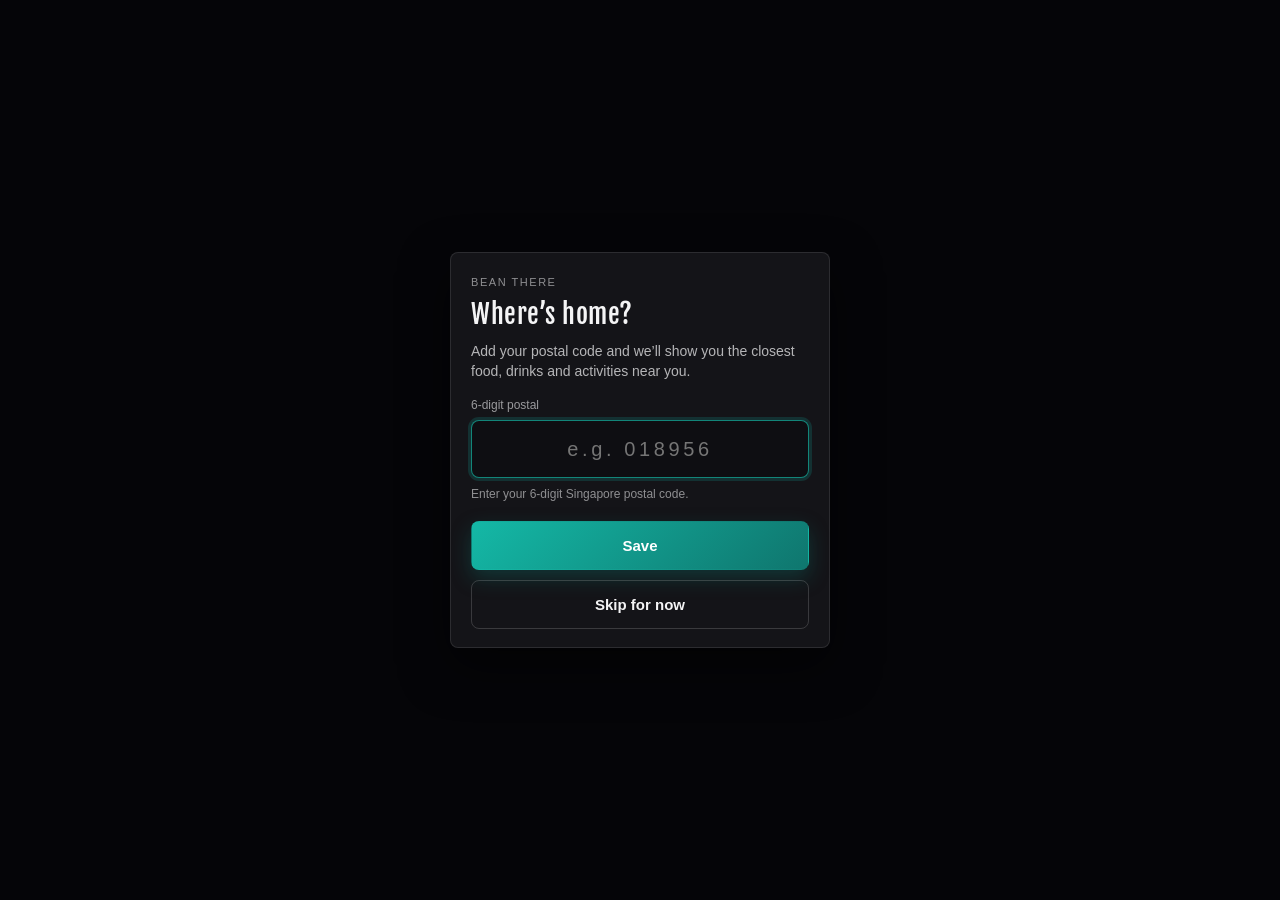
<file: index.html>
<!DOCTYPE html>
<html lang="en-SG">
<head>
  <meta charset="UTF-8" />
  <meta name="viewport" content="width=device-width, initial-scale=1, viewport-fit=cover" />
  <meta name="theme-color" content="#141418" />
  <meta name="description" content="Bean There — what's on across Singapore: happy hours, cheapest pints, events, parks and near-home finds." />
  <meta name="apple-mobile-web-app-capable" content="yes" />
  <meta name="apple-mobile-web-app-status-bar-style" content="black-translucent" />
  <meta name="apple-mobile-web-app-title" content="Bean There" />
  <meta name="mobile-web-app-capable" content="yes" />
  <meta name="format-detection" content="telephone=no" />
  <link rel="preconnect" href="https://fonts.googleapis.com" />
  <link rel="preconnect" href="https://fonts.gstatic.com" crossorigin />
  <link href="https://fonts.googleapis.com/css2?family=Cantarell:ital,wght@0,400;0,700;1,400&family=Fjalla+One&display=swap" rel="stylesheet" />
  <link rel="manifest" href="manifest.json" />
  <link rel="icon" href="icons/favicon-32.png" sizes="32x32" type="image/png" />
  <link rel="apple-touch-icon" href="icons/icon-180.png" />
  <link rel="stylesheet" href="css/app.css?v=3" />
  <title>Bean There</title>
  <script>
    // Ensure trailing slash on GitHub Pages project URLs so relative assets resolve
    (function () {
      var p = location.pathname;
      if (p.slice(-1) !== "/" && !/\.[a-zA-Z0-9]+$/.test(p)) {
        location.replace(p + "/" + location.search + location.hash);
      }
    })();
  </script>
</head>
<body class="intro-active">
  <a class="skip-link" href="#main">Skip to content</a>
  <noscript>
    <div style="padding:24px;font-family:system-ui;text-align:center">
      Bean There needs JavaScript enabled to load this week’s finds.
    </div>
  </noscript>

  <!-- Cinematic intro (Meat Mastery–style) -->
  <section class="intro" id="intro" aria-label="Explore Bean There">
    <div class="intro-panels">
      <button type="button" class="intro-panel intro-panel-food" data-enter-tab="flavours" aria-label="Explore Food">
        <div class="intro-panel-media" style="background-image:url('https://images.unsplash.com/photo-1414235077428-338989a2e8c0?w=1200&q=80&auto=format&fit=crop')"></div>
        <div class="intro-panel-shade"></div>
        <div class="intro-panel-copy intro-panel-copy-top">
          <h2 class="intro-panel-title">Food</h2>
          <p class="intro-panel-tag">TASTE, TABLE & NEW MENUS</p>
        </div>
      </button>

      <button type="button" class="intro-panel intro-panel-drinks" data-enter-tab="happy-hour" aria-label="Explore Drinks">
        <div class="intro-panel-media" style="background-image:url('https://images.unsplash.com/photo-1514362545857-3bc16c4c7d1b?w=1200&q=80&auto=format&fit=crop')"></div>
        <div class="intro-panel-shade"></div>
        <div class="intro-panel-copy intro-panel-copy-mid">
          <h2 class="intro-panel-title">Drinks</h2>
          <p class="intro-panel-tag">POUR, SIP & HAPPY HOUR</p>
        </div>
      </button>

      <button type="button" class="intro-panel intro-panel-activities" data-enter-tab="this-week" aria-label="Explore Activities">
        <div class="intro-panel-media" style="background-image:url('https://images.unsplash.com/photo-1492684223066-81342ee5ff30?w=1200&q=80&auto=format&fit=crop')"></div>
        <div class="intro-panel-shade"></div>
        <div class="intro-panel-copy intro-panel-copy-bottom">
          <h2 class="intro-panel-title">Activities</h2>
          <p class="intro-panel-tag">GO, BROWSE & DISCOVER</p>
        </div>
      </button>

      <a class="intro-panel intro-panel-causeway" href="causeway.html" aria-label="Causeway traffic — live cameras">
        <div class="intro-panel-media" style="background-image:url('https://images.unsplash.com/photo-1465447142348-e9952c393450?w=1200&q=80&auto=format&fit=crop')"></div>
        <div class="intro-panel-shade"></div>
        <div class="intro-panel-copy intro-panel-copy-causeway">
          <h2 class="intro-panel-title">Causeway</h2>
          <p class="intro-panel-tag">LIVE TRAFFIC CAMS</p>
        </div>
      </a>
    </div>

  </section>

  <div class="app-shell" id="app-shell">
  <div class="bg-blobs" aria-hidden="true">
    <span class="blob blob-a"></span>
    <span class="blob blob-b"></span>
    <span class="blob blob-c"></span>
  </div>

  <header class="top-bar" id="nav-bar">
    <div class="top-bar-inner">
      <button type="button" class="brand-lockup brand-lockup-btn" id="home-btn" title="Back to explore" aria-label="Back to explore">
        <span class="brand-mark" aria-hidden="true">📍</span>
        <div class="brand-text">
          <p class="brand-name">Bean There</p>
          <p class="brand-sub" id="week-label">This week</p>
        </div>
      </button>
      <div class="top-actions">
        <button type="button" class="fab-btn" id="install-btn" hidden title="Install" aria-label="Install">
          <span aria-hidden="true">↓</span>
        </button>
        <button type="button" class="fab-btn" id="search-toggle" title="Search" aria-label="Search" aria-expanded="false" aria-controls="search-sheet" hidden>
          <span aria-hidden="true">🔍</span>
        </button>
        <button type="button" class="fab-btn menu-toggle" id="menu-toggle" title="Menu" aria-label="Menu" aria-expanded="false" aria-controls="nav-drawer">
          <span class="menu-icon" aria-hidden="true"><span></span><span></span><span></span></span>
        </button>
      </div>
    </div>
  </header>

  <div class="nav-backdrop" id="nav-backdrop" hidden></div>
  <nav class="nav-drawer" id="nav-drawer" hidden aria-label="Main menu">
    <div class="nav-drawer-inner">
      <p class="nav-drawer-kicker">Bean There</p>
      <button type="button" class="nav-drawer-item" data-nav-action="explore">
        <span aria-hidden="true">🏠</span> Explore
      </button>
      <button type="button" class="nav-drawer-item" data-nav-action="search">
        <span aria-hidden="true">🔍</span> Search
      </button>
      <button type="button" class="nav-drawer-item" data-nav-action="install">
        <span aria-hidden="true">↓</span> Install
      </button>
      <button type="button" class="nav-drawer-item" data-nav-action="home-postal">
        <span aria-hidden="true">📮</span> Home postal
      </button>
      <a class="nav-drawer-item" href="causeway.html">
        <span aria-hidden="true">🛣️</span> Causeway traffic
      </a>
      <p class="nav-drawer-note">Near-home first · fresh finds only</p>
    </div>
  </nav>

  <main id="main" class="main">
    <section class="hero" id="hero">
      <div class="hero-badge">
        <span class="pulse-dot" aria-hidden="true"></span>
        <span id="week-refresh">Fresh finds this week</span>
      </div>
      <h1 class="hero-title">What’s new this week?</h1>
      <p class="hero-note" id="week-note">Fresh openings, pop-ups, and limited-run finds — not the places you already know.</p>
      <div class="hero-stats" id="hero-stats" aria-hidden="true">
        <div class="stat-chip"><span class="stat-emoji">🆕</span><span class="stat-num" id="stat-picks">0</span><span class="stat-lbl">fresh picks</span></div>
        <div class="stat-chip"><span class="stat-emoji">🍺</span><span class="stat-num" id="stat-hh">0</span><span class="stat-lbl">new deals</span></div>
        <div class="stat-chip"><span class="stat-emoji">🏡</span><span class="stat-num" id="stat-near">0</span><span class="stat-lbl">near finds</span></div>
      </div>
    </section>

    <div class="search-sheet" id="search-sheet" hidden>
      <div class="search-field">
        <span class="search-emoji" aria-hidden="true">🔎</span>
        <label class="sr-only" for="search-input">Search</label>
        <input type="search" id="search-input" placeholder="Search places, food, deals…" autocomplete="off" enterkeyhint="search" />
        <button type="button" class="search-clear" id="search-clear" hidden aria-label="Clear">✕</button>
      </div>
      <div class="filter-row" id="filter-chips" role="group" aria-label="Filters">
        <button type="button" class="filter-pill" data-filter="AC" aria-pressed="false"><span>❄️</span> AC</button>
        <button type="button" class="filter-pill" data-filter="near" aria-pressed="false"><span>🏡</span> Near</button>
        <button type="button" class="filter-pill" data-filter="highlight" aria-pressed="false"><span>⭐</span> Top</button>
        <button type="button" class="filter-pill" data-filter="weekend" aria-pressed="false"><span>🎉</span> Weekend</button>
      </div>
    </div>

    <!-- Horizontal category scroller -->
    <div class="cat-scroll-wrap">
      <div class="cat-scroll" id="cat-scroll" role="tablist" aria-label="Categories">
        <!-- Injected -->
      </div>
    </div>

    <section class="tab-panel" id="tab-panel" role="tabpanel">
      <header class="section-header">
        <div class="section-icon" id="section-icon" aria-hidden="true">✨</div>
        <div class="section-header-text">
          <h2 class="section-title" id="panel-title">This Week</h2>
          <p class="section-subtitle" id="panel-blurb"></p>
        </div>
        <span class="section-count" id="section-count" hidden></span>
      </header>

      <div class="hh-banner" id="hh-banner" hidden>
        <div class="hh-banner-text">
          <strong>🍻 Hunting the cheapest pint?</strong>
          <span>Happy-hour draught prices across Singapore, ranked cheapest first.</span>
        </div>
        <button type="button" class="hh-banner-cta" id="hh-banner-link">See ranking →</button>
      </div>

      <div class="card-list" id="card-list">
        <div class="loading-state">
          <div class="loading-cards" aria-hidden="true">
            <div class="skeleton-card"></div>
            <div class="skeleton-card"></div>
          </div>
          <p>Gathering this week’s vibes…</p>
        </div>
      </div>

      <div class="empty-state" id="empty-state" hidden>
        <div class="empty-art" aria-hidden="true">🧐</div>
        <p class="empty-title">Nothing in this section</p>
        <p class="empty-copy">Try another category — fresh picks rotate every Friday.</p>
      </div>
    </section>

    <footer class="app-footer">
      <p class="footer-line" id="footer-sources"></p>
      <p class="footer-offline" id="offline-status" hidden>📡 Offline · showing saved week</p>
    </footer>
  </main>

  <nav class="tab-bar" id="tab-nav" aria-label="Sections" role="tablist"></nav>
  </div><!-- /.app-shell -->


  <div id="home-postal-modal" class="home-postal-modal" hidden aria-hidden="true" role="dialog" aria-modal="true" aria-labelledby="home-postal-title">
    <div class="home-postal-backdrop" id="home-postal-backdrop"></div>
    <div class="home-postal-card">
      <p class="home-postal-kicker">Bean There</p>
      <h2 class="home-postal-title" id="home-postal-title">Where’s home?</h2>
      <p class="home-postal-copy">Add your postal code and we’ll show you the closest food, drinks and activities near you.</p>
      <label class="home-postal-label" for="home-postal-input">6-digit postal</label>
      <input id="home-postal-input" class="home-postal-input" type="text" inputmode="numeric" pattern="[0-9]{6}" maxlength="6" autocomplete="postal-code" placeholder="e.g. 018956" aria-describedby="home-postal-error home-postal-hint" />
      <p class="home-postal-error" id="home-postal-error" hidden role="alert"></p>
      <p class="home-postal-hint" id="home-postal-hint"></p>
      <div class="home-postal-actions">
        <button type="button" class="home-postal-btn home-postal-btn-primary" id="home-postal-save">Save</button>
        <button type="button" class="home-postal-btn home-postal-btn-secondary" id="home-postal-skip">Skip for now</button>
      </div>
    </div>
  </div>

  <div class="toast" id="toast" role="status" aria-live="polite" hidden></div>

  <dialog class="sheet" id="ios-install-dialog">
    <form method="dialog" class="sheet-body">
      <div class="sheet-handle" aria-hidden="true"></div>
      <div class="sheet-emoji" aria-hidden="true">📱</div>
      <h3 class="sheet-title">Add to Home Screen</h3>
      <p class="sheet-copy">iPhone: Share → <strong>Add to Home Screen</strong></p>
      <p class="sheet-copy">Android: menu → <strong>Install app</strong></p>
      <button type="submit" class="btn-fill">Got it ✨</button>
    </form>
  </dialog>

  <script src="js/beanie-guards.js?v=3" defer></script>
  <script src="js/home-postal.js?v=7" defer></script>
  <script src="js/app.js?v=32" defer></script>
  <script>
    // Intro taps must work even if the baked part loader fails
    (function () {
      var intro = document.getElementById("intro");
      if (!intro) return;
      intro.addEventListener("click", function (e) {
        var panel = e.target && e.target.closest && e.target.closest("[data-enter-tab]");
        if (!panel) return;
        var tab = panel.getAttribute("data-enter-tab") || "this-week";
        if (typeof window.__beanieEnterApp === "function") {
          window.__beanieEnterApp(tab);
          return;
        }
        document.body.classList.remove("intro-active", "postal-pending");
        if (location.hash !== "#" + tab) location.hash = tab;
      });
    })();
  </script>
  <script>
    // If the app shell never paints cards within 8s, offer a hard reset (clears SW + caches)
    window.__beanieBoot = setTimeout(function () {
      var list = document.getElementById("card-list");
      if (!list || list.querySelector(".card") || list.querySelector(".empty-state")) return;
      list.textContent = "";
      var box = document.createElement("div");
      box.className = "empty-state";
      box.style.padding = "32px 16px";
      box.innerHTML =
        '<div class="empty-art">🔄</div>' +
        '<p class="empty-title">Stuck loading?</p>' +
        '<p class="empty-copy">Tap below to clear the cache and reload.</p>' +
        '<button type="button" id="beanie-hard-reset" class="btn-fill" style="margin-top:16px">Reload clean</button>';
      list.appendChild(box);
      var btn = document.getElementById("beanie-hard-reset");
      if (btn) {
        btn.onclick = function () {
          var done = function () {
            location.reload();
          };
          if ("serviceWorker" in navigator) {
            navigator.serviceWorker.getRegistrations().then(function (regs) {
              return Promise.all(regs.map(function (r) { return r.unregister(); }));
            }).then(function () {
              if (window.caches) {
                return caches.keys().then(function (keys) {
                  return Promise.all(keys.map(function (k) { return caches.delete(k); }));
                });
              }
            }).then(done).catch(done);
          } else {
            done();
          }
        };
      }
    }, 8000);
  </script>
</body>
</html>
</file>
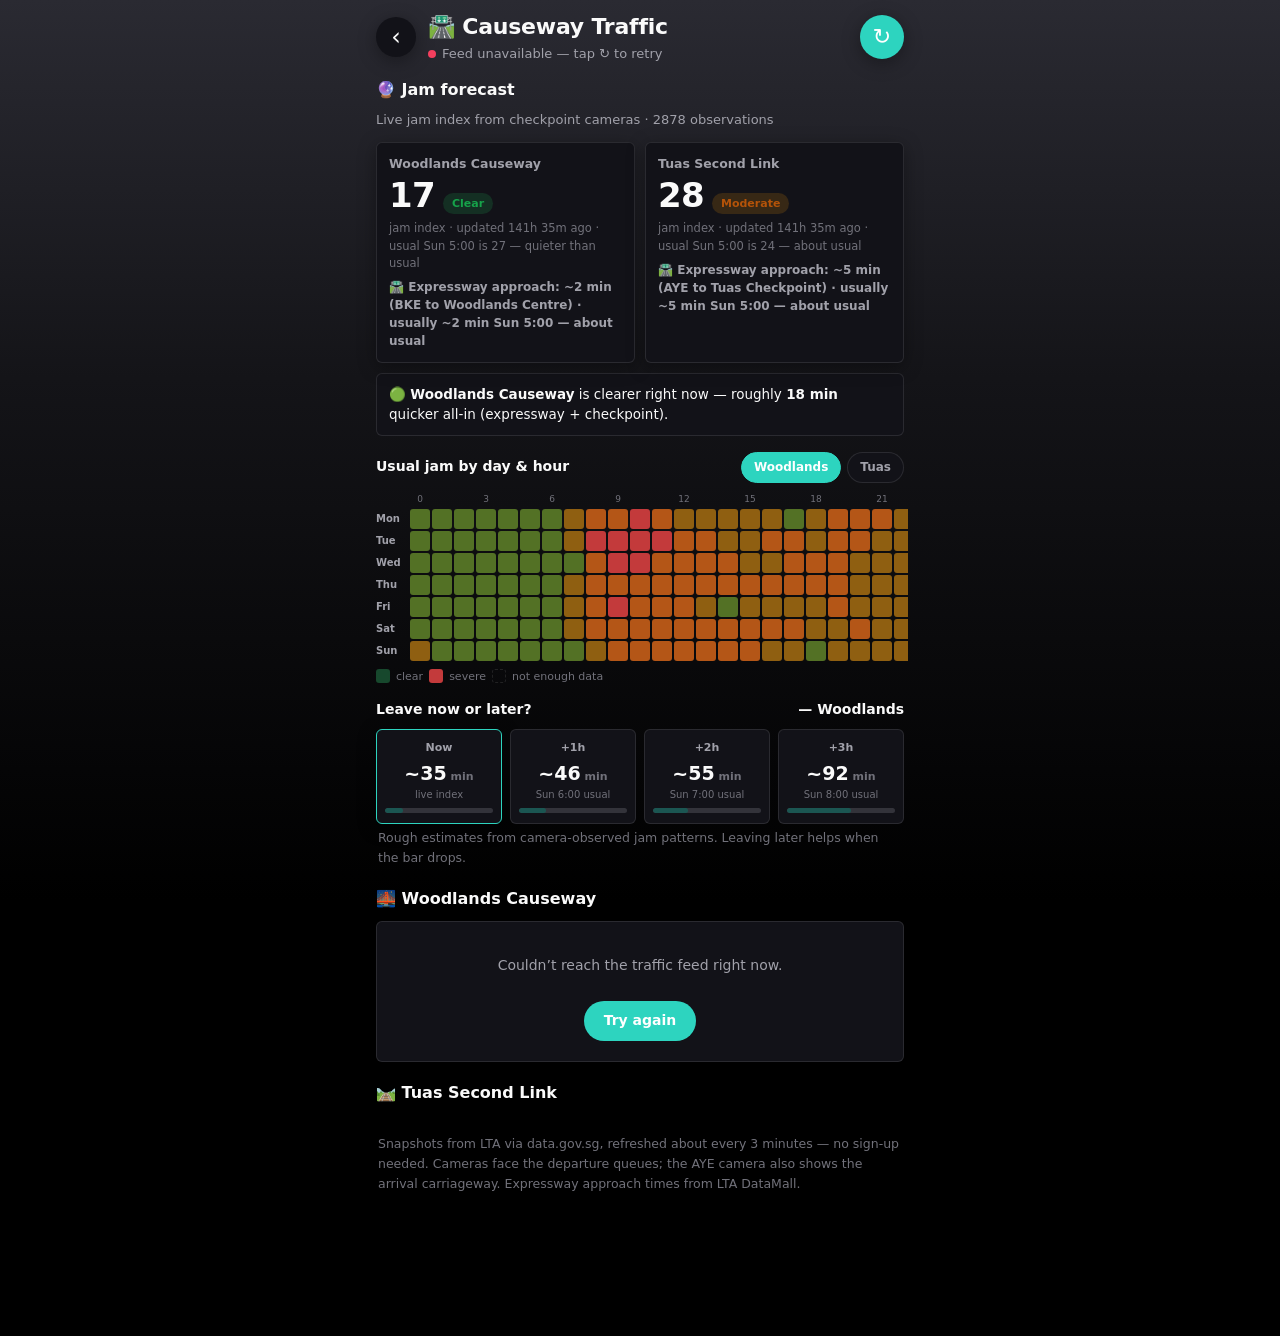
<file: causeway.html>
<!DOCTYPE html>
<html lang="en">
<head>
  <meta charset="utf-8" />
  <meta name="viewport" content="width=device-width, initial-scale=1, viewport-fit=cover" />
  <meta name="description" content="Live causeway traffic cameras — Woodlands and Tuas checkpoints, both directions." />
  <meta name="theme-color" content="#0f766e" />
  <title>Causeway Traffic · Bean There</title>
  <link rel="stylesheet" href="css/app.css?v=3" />
  <link rel="stylesheet" href="css/causeway.css?v=3" />
</head>
<body>
  <div class="cw-shell">
    <header class="cw-header">
      <a class="cw-back" href="index.html" aria-label="Back to Bean There">‹</a>
      <div class="cw-title">
        <h1>🛣️ Causeway Traffic</h1>
        <p id="cw-status" class="cw-status">Connecting…</p>
      </div>
      <button type="button" class="cw-refresh" id="cw-refresh" title="Refresh now" aria-label="Refresh now">↻</button>
    </header>

    <main id="cw-main">
      <section class="cw-section" id="cw-fc" aria-label="Jam forecast">
        <h2><span aria-hidden="true">🔮</span> Jam forecast</h2>
        <p class="cw-fc-status" id="cw-fc-status">Loading jam index…</p>
        <div class="cw-fc-cards" id="cw-fc-cards"></div>
        <p class="cw-fc-best" id="cw-fc-best"></p>
        <h3 class="cw-fc-h">Usual jam by day &amp; hour <span class="cw-fc-tabs" id="cw-fc-tabs"></span></h3>
        <div class="hm-scroll"><div id="cw-heatmap"></div></div>
        <h3 class="cw-fc-h">Leave now or later? <span class="cw-fc-xing" id="cw-leave-xing"></span></h3>
        <div id="cw-leave"></div>
      </section>
      <section class="cw-section" aria-label="Woodlands Causeway">
        <h2><span aria-hidden="true">🌉</span> Woodlands Causeway</h2>
        <div class="cw-grid" id="cw-woodlands"></div>
      </section>
      <section class="cw-section" aria-label="Tuas Second Link">
        <h2><span aria-hidden="true">🛤️</span> Tuas Second Link</h2>
        <div class="cw-grid" id="cw-tuas"></div>
      </section>
      <p class="cw-note">
        Snapshots from LTA via data.gov.sg, refreshed about every 3 minutes — no sign-up needed.
        Cameras face the departure queues; the AYE camera also shows the arrival carriageway.
        Expressway approach times from LTA DataMall.
      </p>
    </main>
  </div>
  <script src="js/causeway.js?v=1" defer></script>
  <script src="js/causeway-forecast.js?v=4" defer></script>
</body>
</html>
</file>
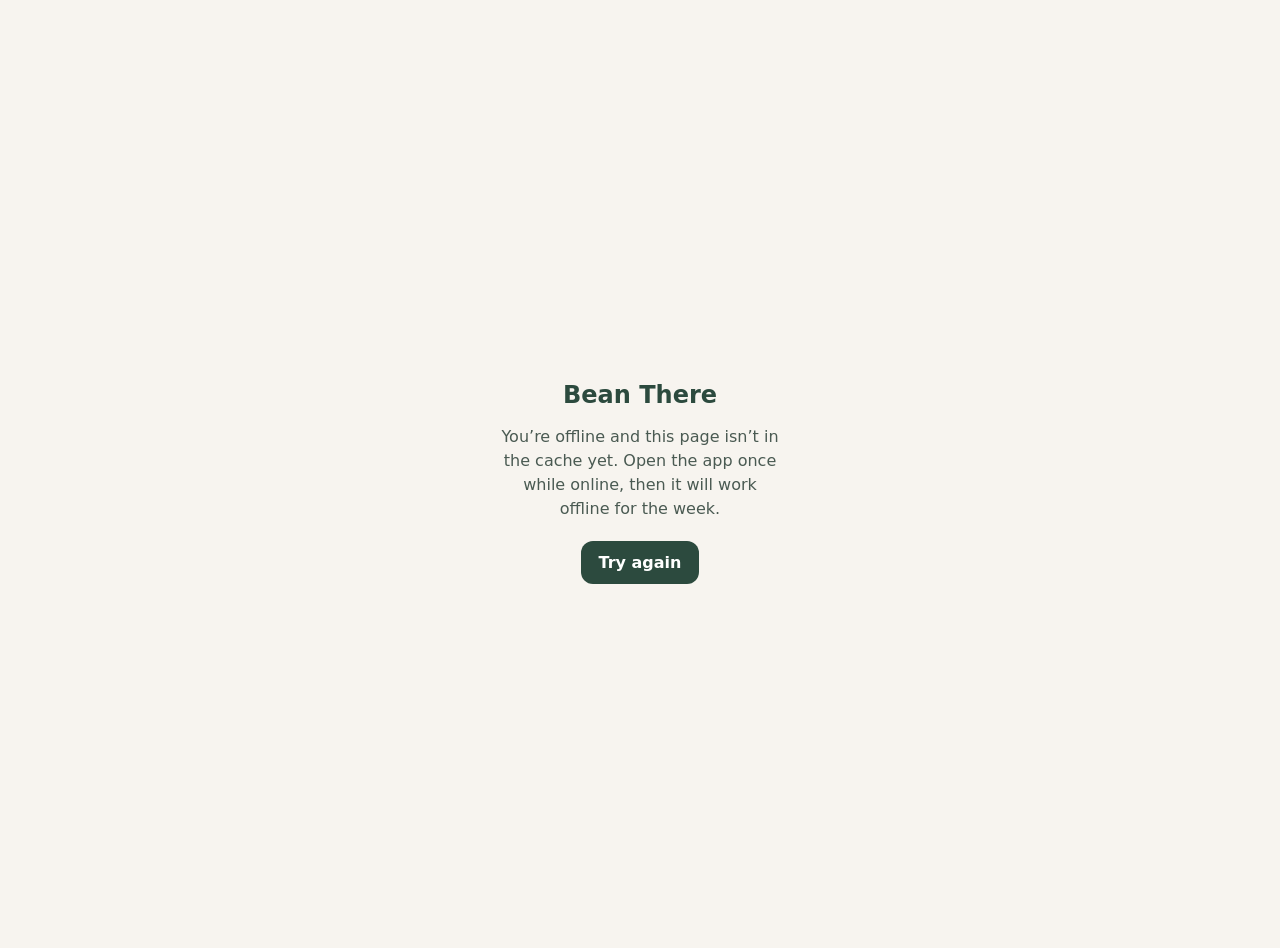
<file: offline.html>
<!DOCTYPE html>
<html lang="en-SG">
<head>
  <meta charset="UTF-8" />
  <meta name="viewport" content="width=device-width, initial-scale=1" />
  <meta name="theme-color" content="#2C4A3E" />
  <title>Bean There — Offline</title>
  <style>
    body {
      margin: 0;
      min-height: 100dvh;
      display: grid;
      place-items: center;
      font-family: system-ui, sans-serif;
      background: #f7f4ef;
      color: #1e2a24;
      padding: 24px;
      text-align: center;
    }
    h1 { color: #2c4a3e; font-size: 1.5rem; }
    p { color: #4a5a52; max-width: 28ch; margin: 8px auto 20px; line-height: 1.5; }
    a {
      display: inline-block;
      background: #2c4a3e;
      color: #fff;
      text-decoration: none;
      padding: 12px 18px;
      border-radius: 12px;
      font-weight: 600;
    }
  </style>
</head>
<body>
  <div>
    <h1>Bean There</h1>
    <p>You’re offline and this page isn’t in the cache yet. Open the app once while online, then it will work offline for the week.</p>
    <a href="./index.html">Try again</a>
  </div>
</body>
</html>
</file>
<file: css/app.css>
/* Beanie Day — visual-first, colorful, friendly UI */

:root {
  --bg: #f4f7fb;
  --surface: #ffffff;
  --ink: #0f172a;
  --ink-2: #475569;
  --ink-3: #94a3b8;
  --line: rgba(15, 23, 42, 0.08);
  --teal: #0f766e;
  --teal-bright: #14b8a6;
  --coral: #f97316;
  --pink: #ec4899;
  --violet: #8b5cf6;
  --blue: #3b82f6;
  --amber: #f59e0b;
  --rose: #f43f5e;
  --lime: #84cc16;
  --sky: #0ea5e9;
  --shadow: 0 12px 40px rgba(15, 23, 42, 0.1);
  --shadow-sm: 0 4px 16px rgba(15, 23, 42, 0.08);
  --radius: 22px;
  --radius-sm: 14px;
  --tab-h: 68px;
  --safe-b: env(safe-area-inset-bottom, 0px);
  --safe-t: env(safe-area-inset-top, 0px);
  --font: -apple-system, BlinkMacSystemFont, "SF Pro Text", "Segoe UI", Roboto, Helvetica, Arial, sans-serif;
  --ease: cubic-bezier(0.22, 1, 0.36, 1);
  --spring: cubic-bezier(0.34, 1.4, 0.64, 1);
  --max: 560px;
}

@media (prefers-color-scheme: dark) {
  :root {
    --bg: #0b1220;
    --surface: #151d2e;
    --ink: #f1f5f9;
    --ink-2: #94a3b8;
    --ink-3: #64748b;
    --line: rgba(255, 255, 255, 0.08);
    --shadow: 0 12px 40px rgba(0, 0, 0, 0.45);
    --shadow-sm: 0 4px 16px rgba(0, 0, 0, 0.3);
  }

  .skeleton-card {
    background: linear-gradient(90deg, #1e293b 25%, #334155 50%, #1e293b 75%);
  }
}

*,
*::before,
*::after {
  box-sizing: border-box;
}

html {
  -webkit-text-size-adjust: 100%;
  scroll-behavior: smooth;
}

body {
  margin: 0;
  min-height: 100dvh;
  font-family: var(--font);
  font-size: 16px;
  line-height: 1.4;
  color: var(--ink);
  background: var(--bg);
  padding-bottom: calc(var(--tab-h) + var(--safe-b) + 20px);
  -webkit-font-smoothing: antialiased;
  overflow-x: hidden;
}

/* ========== Intro landing (Meat Mastery style) ========== */

body.intro-active {
  padding-bottom: 0;
  overflow: hidden;
  background: #000;
}

body.intro-active .app-shell {
  visibility: hidden;
  pointer-events: none;
  position: fixed;
  inset: 0;
  opacity: 0;
}

body.intro-active .intro {
  display: flex;
}

.intro {
  display: none;
  position: fixed;
  inset: 0;
  z-index: 200;
  background: #050505;
  flex-direction: column;
  color: #fff;
  animation: introIn 0.55s var(--ease) both;
}

.intro.is-leaving {
  animation: introOut 0.4s var(--ease) both;
  pointer-events: none;
}

@keyframes introIn {
  from {
    opacity: 0;
  }
  to {
    opacity: 1;
  }
}

@keyframes introOut {
  to {
    opacity: 0;
    transform: scale(1.02);
  }
}

.intro-panels {
  position: absolute;
  inset: 0;
  display: flex;
  flex-direction: column;
}

.intro-panel {
  position: relative;
  flex: 1;
  border: 0;
  padding: 0;
  margin: 0;
  cursor: pointer;
  overflow: hidden;
  text-align: left;
  color: #fff;
  background: #111;
  -webkit-tap-highlight-color: transparent;
  transition: flex 0.45s var(--ease);
}

.intro-panel:active {
  flex: 1.15;
}

.intro-panel-media {
  position: absolute;
  inset: 0;
  background-size: cover;
  background-position: center;
  transform: scale(1.06);
  transition: transform 0.7s var(--ease), filter 0.35s;
  filter: brightness(0.72) saturate(1.05);
}

.intro-panel:hover .intro-panel-media,
.intro-panel:focus-visible .intro-panel-media {
  transform: scale(1.12);
  filter: brightness(0.85) saturate(1.1);
}

.intro-panel-shade {
  position: absolute;
  inset: 0;
  background:
    linear-gradient(180deg, rgba(0, 0, 0, 0.15) 0%, transparent 35%, rgba(0, 0, 0, 0.75) 100%),
    linear-gradient(90deg, rgba(0, 0, 0, 0.35) 0%, transparent 55%);
  pointer-events: none;
}

/* Diagonal cuts between panels — like the reference */
.intro-panel-food {
  clip-path: polygon(0 0, 100% 0, 100% 88%, 0 100%);
  z-index: 3;
  margin-bottom: -8%;
}

.intro-panel-drinks {
  clip-path: polygon(0 12%, 100% 0, 100% 88%, 0 100%);
  z-index: 2;
  margin-top: -4%;
  margin-bottom: -8%;
}

.intro-panel-activities {
  clip-path: polygon(0 12%, 100% 0, 100% 88%, 0 100%);
  z-index: 1;
  margin-top: -4%;
  margin-bottom: -8%;
}

.intro-panel-causeway {
  clip-path: polygon(0 12%, 100% 0, 100% 100%, 0 100%);
  z-index: 0;
  margin-top: -4%;
}

.intro-panel-copy {
  position: absolute;
  z-index: 2;
  left: 22px;
  right: 34px;
  padding-bottom: env(safe-area-inset-bottom, 0px);
}

.intro-panel-copy-top {
  top: max(52px, calc(env(safe-area-inset-top, 0px) + 36px));
}

.intro-panel-copy-mid {
  bottom: 28%;
}

.intro-panel-copy-bottom {
  bottom: max(28px, calc(env(safe-area-inset-bottom, 0px) + 20px));
  text-align: left;
}

.intro-panel-copy-causeway {
  bottom: max(28px, calc(env(safe-area-inset-bottom, 0px) + 20px));
  text-align: left;
}

a.intro-panel {
  text-decoration: none;
}

.intro-panel-title {
  margin: 0;
  font-size: clamp(36px, 10vw, 48px);
  font-weight: 800;
  letter-spacing: -0.03em;
  line-height: 1;
  text-shadow: 0 8px 32px rgba(0, 0, 0, 0.45);
}

.intro-panel-tag {
  margin: 8px 0 0;
  font-size: 11px;
  font-weight: 700;
  letter-spacing: 0.18em;
  text-transform: uppercase;
  color: rgba(255, 255, 255, 0.82);
  text-shadow: 0 2px 12px rgba(0, 0, 0, 0.5);
}

.brand-lockup-btn {
  border: 0;
  background: transparent;
  padding: 0;
  cursor: pointer;
  text-align: left;
  font: inherit;
  color: inherit;
}

.brand-lockup-btn:active {
  opacity: 0.75;
}

/* When app is showing */
body:not(.intro-active) .intro {
  display: none;
}

body:not(.intro-active) .app-shell {
  visibility: visible;
  opacity: 1;
  pointer-events: auto;
  position: relative;
  animation: appIn 0.45s var(--ease) both;
}

@keyframes appIn {
  from {
    opacity: 0;
    transform: translateY(12px);
  }
  to {
    opacity: 1;
    transform: none;
  }
}

@media (min-width: 700px) {
  .intro-panels {
    flex-direction: row;
  }

  .intro-panel-food,
  .intro-panel-drinks,
  .intro-panel-activities,
  .intro-panel-causeway {
    clip-path: none;
    margin: 0;
    flex: 1;
  }

  .intro-panel-food {
    clip-path: polygon(0 0, 100% 0, 92% 100%, 0 100%);
    z-index: 4;
  }

  .intro-panel-drinks {
    clip-path: polygon(8% 0, 100% 0, 92% 100%, 0 100%);
    z-index: 3;
    margin-left: -4%;
    margin-right: -4%;
  }

  .intro-panel-activities {
    clip-path: polygon(8% 0, 100% 0, 92% 100%, 0 100%);
    z-index: 2;
    margin-left: -4%;
    margin-right: -4%;
  }

  .intro-panel-causeway {
    clip-path: polygon(8% 0, 100% 0, 100% 100%, 0 100%);
    z-index: 1;
  }

  .intro-panel-copy-top,
  .intro-panel-copy-mid,
  .intro-panel-copy-bottom,
  .intro-panel-copy-causeway {
    top: auto;
    bottom: 40px;
    text-align: left;
  }
}

@media (prefers-reduced-motion: reduce) {
  .intro,
  .intro-panel-media,
  body:not(.intro-active) .app-shell {
    animation: none !important;
    transition: none !important;
  }
}

button,
input {
  font: inherit;
  color: inherit;
  -webkit-tap-highlight-color: transparent;
}

a {
  color: var(--teal);
}

img {
  display: block;
  max-width: 100%;
}

.sr-only {
  position: absolute;
  width: 1px;
  height: 1px;
  padding: 0;
  margin: -1px;
  overflow: hidden;
  clip: rect(0, 0, 0, 0);
  border: 0;
}

.skip-link {
  position: absolute;
  left: 12px;
  top: -48px;
  z-index: 200;
  background: var(--teal);
  color: #fff;
  padding: 8px 14px;
  border-radius: 10px;
  text-decoration: none;
  font-weight: 600;
}

.skip-link:focus {
  top: calc(var(--safe-t) + 12px);
}

/* Animated background blobs */
.bg-blobs {
  position: fixed;
  inset: 0;
  pointer-events: none;
  z-index: 0;
  overflow: hidden;
}

.blob {
  position: absolute;
  border-radius: 50%;
  filter: blur(60px);
  opacity: 0.45;
  animation: floatBlob 14s ease-in-out infinite;
}

.blob-a {
  width: 280px;
  height: 280px;
  background: #5eead4;
  top: -60px;
  right: -40px;
}

.blob-b {
  width: 240px;
  height: 240px;
  background: #fdba74;
  top: 30%;
  left: -80px;
  animation-delay: -4s;
}

.blob-c {
  width: 200px;
  height: 200px;
  background: #c4b5fd;
  bottom: 15%;
  right: -50px;
  animation-delay: -8s;
}

@keyframes floatBlob {
  0%,
  100% {
    transform: translate(0, 0) scale(1);
  }
  50% {
    transform: translate(20px, -24px) scale(1.08);
  }
}

@media (prefers-color-scheme: dark) {
  .blob {
    opacity: 0.18;
  }
}

/* Top bar */
.top-bar {
  position: sticky;
  top: 0;
  z-index: 50;
  padding-top: var(--safe-t);
  background: rgba(244, 247, 251, 0.78);
  backdrop-filter: blur(16px) saturate(160%);
  -webkit-backdrop-filter: blur(16px) saturate(160%);
  border-bottom: 1px solid transparent;
  transition: border-color 0.2s, box-shadow 0.2s;
}

@media (prefers-color-scheme: dark) {
  .top-bar {
    background: rgba(11, 18, 32, 0.8);
  }
}

.top-bar.is-scrolled {
  border-bottom-color: var(--line);
  box-shadow: 0 4px 20px rgba(15, 23, 42, 0.06);
}

.top-bar-inner {
  max-width: var(--max);
  margin: 0 auto;
  padding: 10px 16px;
  display: flex;
  align-items: center;
  justify-content: space-between;
  gap: 12px;
}

.brand-lockup {
  display: flex;
  align-items: center;
  gap: 10px;
  min-width: 0;
}

.brand-avatar {
  width: 42px;
  height: 42px;
  border-radius: 14px;
  display: grid;
  place-items: center;
  font-size: 22px;
  background: linear-gradient(135deg, #14b8a6, #0f766e);
  box-shadow: 0 6px 16px rgba(15, 118, 110, 0.35);
  animation: bob 3s ease-in-out infinite;
}

@keyframes bob {
  0%,
  100% {
    transform: translateY(0);
  }
  50% {
    transform: translateY(-3px);
  }
}

.brand-name {
  margin: 0;
  font-size: 17px;
  font-weight: 800;
  letter-spacing: -0.02em;
  color: var(--ink);
}

.brand-sub {
  margin: 1px 0 0;
  font-size: 12px;
  font-weight: 600;
  color: var(--teal);
}

.top-actions {
  display: flex;
  gap: 8px;
}

.fab-btn {
  width: 42px;
  height: 42px;
  border: 0;
  border-radius: 14px;
  background: var(--surface);
  box-shadow: var(--shadow-sm);
  cursor: pointer;
  font-size: 18px;
  display: grid;
  place-items: center;
  transition: transform 0.2s var(--spring), box-shadow 0.2s;
}

.fab-btn:active {
  transform: scale(0.9);
}

.fab-btn[aria-expanded="true"] {
  background: linear-gradient(135deg, #14b8a6, #0f766e);
  box-shadow: 0 6px 16px rgba(15, 118, 110, 0.3);
}

/* Main */
.main {
  position: relative;
  z-index: 1;
  max-width: var(--max);
  margin: 0 auto;
  padding: 8px 16px 28px;
}

/* Hero */
.hero {
  padding: 8px 4px 18px;
  animation: fadeUp 0.5s var(--ease) both;
}

.hero-badge {
  display: inline-flex;
  align-items: center;
  gap: 8px;
  background: var(--surface);
  border-radius: 999px;
  padding: 6px 12px 6px 8px;
  font-size: 12px;
  font-weight: 700;
  color: var(--ink-2);
  box-shadow: var(--shadow-sm);
  margin-bottom: 12px;
}

.pulse-dot {
  width: 8px;
  height: 8px;
  border-radius: 50%;
  background: #22c55e;
  box-shadow: 0 0 0 0 rgba(34, 197, 94, 0.5);
  animation: pulse 1.8s ease-out infinite;
}

@keyframes pulse {
  0% {
    box-shadow: 0 0 0 0 rgba(34, 197, 94, 0.5);
  }
  70% {
    box-shadow: 0 0 0 10px rgba(34, 197, 94, 0);
  }
  100% {
    box-shadow: 0 0 0 0 rgba(34, 197, 94, 0);
  }
}

.hero-title {
  margin: 0;
  font-size: clamp(28px, 7vw, 36px);
  font-weight: 900;
  letter-spacing: -0.03em;
  line-height: 1.1;
  background: linear-gradient(120deg, #0f766e 0%, #2563eb 45%, #db2777 100%);
  -webkit-background-clip: text;
  background-clip: text;
  color: transparent;
}

.hero-note {
  margin: 10px 0 0;
  font-size: 15px;
  color: var(--ink-2);
  line-height: 1.45;
  max-width: 34em;
}

.hero-stats {
  display: flex;
  flex-wrap: wrap;
  gap: 8px;
  margin-top: 16px;
}

.stat-chip {
  display: inline-flex;
  align-items: center;
  gap: 6px;
  background: var(--surface);
  border-radius: 14px;
  padding: 8px 12px;
  box-shadow: var(--shadow-sm);
  font-size: 13px;
  font-weight: 700;
  animation: fadeUp 0.55s var(--ease) both;
}

.stat-chip:nth-child(2) {
  animation-delay: 0.06s;
}
.stat-chip:nth-child(3) {
  animation-delay: 0.12s;
}

.stat-emoji {
  font-size: 16px;
}
.stat-num {
  color: var(--ink);
  font-variant-numeric: tabular-nums;
}
.stat-lbl {
  color: var(--ink-3);
  font-weight: 600;
}

/* Search */
.search-sheet {
  margin-bottom: 14px;
  animation: fadeUp 0.3s var(--ease);
}

.search-sheet[hidden] {
  display: none;
}

.search-field {
  display: flex;
  align-items: center;
  gap: 8px;
  background: var(--surface);
  border-radius: 16px;
  padding: 12px 14px;
  box-shadow: var(--shadow-sm);
  border: 2px solid transparent;
  transition: border-color 0.2s;
}

.search-field:focus-within {
  border-color: var(--teal-bright);
}

.search-emoji {
  font-size: 16px;
}

#search-input {
  flex: 1;
  border: 0;
  outline: none;
  background: transparent;
  font-size: 16px;
  min-width: 0;
}

#search-input::placeholder {
  color: var(--ink-3);
}

.search-clear {
  border: 0;
  background: #e2e8f0;
  width: 24px;
  height: 24px;
  border-radius: 50%;
  font-size: 12px;
  cursor: pointer;
  color: var(--ink-2);
}

.search-clear[hidden] {
  display: none;
}

.filter-row {
  display: flex;
  gap: 8px;
  margin-top: 10px;
  overflow-x: auto;
  scrollbar-width: none;
  padding-bottom: 2px;
}

.filter-row::-webkit-scrollbar {
  display: none;
}

.filter-pill {
  flex: 0 0 auto;
  border: 0;
  background: var(--surface);
  border-radius: 999px;
  padding: 8px 14px;
  font-size: 13px;
  font-weight: 700;
  color: var(--ink-2);
  box-shadow: var(--shadow-sm);
  cursor: pointer;
  display: inline-flex;
  align-items: center;
  gap: 6px;
  transition: transform 0.2s var(--spring), background 0.2s, color 0.2s;
}

.filter-pill span {
  font-size: 14px;
}

.filter-pill[aria-pressed="true"] {
  background: linear-gradient(135deg, #14b8a6, #0f766e);
  color: #fff;
  transform: scale(1.04);
}

.filter-pill:active {
  transform: scale(0.96);
}

/* Category horizontal scroll */
.cat-scroll-wrap {
  margin: 0 -16px 16px;
}

.cat-scroll {
  display: flex;
  gap: 10px;
  overflow-x: auto;
  padding: 4px 16px 10px;
  scroll-snap-type: x mandatory;
  scrollbar-width: none;
  -webkit-overflow-scrolling: touch;
}

.cat-scroll::-webkit-scrollbar {
  display: none;
}

.cat-chip {
  flex: 0 0 auto;
  scroll-snap-align: start;
  border: 0;
  background: var(--surface);
  border-radius: 18px;
  padding: 12px 14px 10px;
  min-width: 88px;
  box-shadow: var(--shadow-sm);
  cursor: pointer;
  text-align: center;
  transition: transform 0.25s var(--spring), box-shadow 0.25s;
  position: relative;
  overflow: hidden;
}

.cat-chip::before {
  content: "";
  position: absolute;
  inset: 0;
  opacity: 0.14;
  background: var(--cat-color, var(--teal));
  transition: opacity 0.2s;
}

.cat-chip:active {
  transform: scale(0.94);
}

.cat-chip[aria-selected="true"] {
  transform: translateY(-2px) scale(1.03);
  box-shadow: 0 10px 28px color-mix(in srgb, var(--cat-color, var(--teal)) 35%, transparent);
}

.cat-chip[aria-selected="true"]::before {
  opacity: 0.28;
}

.cat-chip-emoji {
  position: relative;
  font-size: 26px;
  line-height: 1;
  display: block;
  margin-bottom: 6px;
  filter: drop-shadow(0 2px 4px rgba(0, 0, 0, 0.1));
}

.cat-chip-label {
  position: relative;
  font-size: 11px;
  font-weight: 800;
  letter-spacing: -0.01em;
  color: var(--ink);
}

/* Section */
.section-header {
  display: flex;
  align-items: flex-start;
  gap: 12px;
  margin-bottom: 14px;
  padding: 0 2px;
  animation: fadeUp 0.4s var(--ease) both;
}

.section-icon {
  width: 48px;
  height: 48px;
  border-radius: 16px;
  display: grid;
  place-items: center;
  font-size: 24px;
  background: var(--surface);
  box-shadow: var(--shadow-sm);
  flex-shrink: 0;
}

.section-title {
  margin: 0;
  font-size: 22px;
  font-weight: 900;
  letter-spacing: -0.02em;
}

.section-subtitle {
  margin: 4px 0 0;
  font-size: 13px;
  color: var(--ink-2);
  line-height: 1.35;
}

.section-count {
  margin-left: auto;
  flex-shrink: 0;
  background: linear-gradient(135deg, #14b8a6, #0f766e);
  color: #fff;
  font-size: 13px;
  font-weight: 800;
  min-width: 28px;
  height: 28px;
  padding: 0 8px;
  border-radius: 999px;
  display: grid;
  place-items: center;
}

.section-count[hidden] {
  display: none;
}

/* Cards */
.card-list {
  display: flex;
  flex-direction: column;
  gap: 18px;
}

.card {
  background: var(--surface);
  border-radius: var(--radius);
  overflow: hidden;
  box-shadow: var(--shadow);
  animation: cardPop 0.45s var(--spring) both;
  transition: transform 0.25s var(--ease), box-shadow 0.25s;
}

.card:active {
  transform: scale(0.985);
}

.card.is-open {
  box-shadow: 0 16px 48px rgba(15, 23, 42, 0.16);
}

@keyframes cardPop {
  from {
    opacity: 0;
    transform: translateY(18px) scale(0.96);
  }
  to {
    opacity: 1;
    transform: none;
  }
}

@keyframes fadeUp {
  from {
    opacity: 0;
    transform: translateY(10px);
  }
  to {
    opacity: 1;
    transform: none;
  }
}

/* Card hero media */
.card-media {
  position: relative;
  height: 168px;
  overflow: hidden;
  background: var(--card-grad, linear-gradient(135deg, #14b8a6, #0f766e));
}

.card-media img {
  width: 100%;
  height: 100%;
  object-fit: cover;
  transition: transform 0.6s var(--ease);
}

.card:hover .card-media img,
.card.is-open .card-media img {
  transform: scale(1.06);
}

.card-media-fallback {
  position: absolute;
  inset: 0;
  display: grid;
  place-items: center;
  font-size: 64px;
  animation: gentleFloat 4s ease-in-out infinite;
  filter: drop-shadow(0 8px 16px rgba(0, 0, 0, 0.15));
}

.card-media img[src] + .card-media-fallback,
.card-media.has-img .card-media-fallback {
  display: none;
}

@keyframes gentleFloat {
  0%,
  100% {
    transform: translateY(0) rotate(-2deg);
  }
  50% {
    transform: translateY(-8px) rotate(2deg);
  }
}

.card-media-shade {
  position: absolute;
  inset: 0;
  background: linear-gradient(180deg, transparent 30%, rgba(0, 0, 0, 0.55) 100%);
  pointer-events: none;
}

.card-media-top {
  position: absolute;
  top: 12px;
  left: 12px;
  right: 12px;
  display: flex;
  flex-wrap: wrap;
  gap: 6px;
  z-index: 2;
}

.badge {
  display: inline-flex;
  align-items: center;
  gap: 4px;
  height: 26px;
  padding: 0 10px;
  border-radius: 999px;
  font-size: 11px;
  font-weight: 800;
  letter-spacing: 0.01em;
  background: rgba(255, 255, 255, 0.92);
  color: var(--ink);
  backdrop-filter: blur(8px);
  box-shadow: 0 2px 8px rgba(0, 0, 0, 0.12);
}

.badge.top {
  background: linear-gradient(135deg, #fbbf24, #f59e0b);
  color: #422006;
}

.badge.rank {
  background: linear-gradient(135deg, #fde047, #eab308);
  color: #422006;
}

/* Top-3 carousel */
.top3-wrap {
  margin: 0 0 20px;
}

.top3-title {
  font-size: 15px;
  font-weight: 800;
  margin: 0 0 10px;
  letter-spacing: 0.01em;
}

.top3-carousel {
  display: flex;
  gap: 12px;
  overflow-x: auto;
  scroll-snap-type: x mandatory;
  -webkit-overflow-scrolling: touch;
  scrollbar-width: none;
  margin: 0 -4px;
  padding: 4px 4px 12px;
}

.top3-carousel::-webkit-scrollbar {
  display: none;
}

.top3-carousel .card {
  flex: 0 0 80%;
  max-width: 340px;
  scroll-snap-align: start;
}

/* Happy-hour banner → cheapest-pints ranking */
.hh-banner {
  display: flex;
  align-items: center;
  gap: 12px;
  margin: 0 0 14px;
  padding: 14px 16px;
  border-radius: var(--radius);
  background: linear-gradient(135deg, rgba(234, 179, 8, 0.16), rgba(217, 119, 6, 0.08));
  border: 1px solid rgba(234, 179, 8, 0.35);
}

.hh-banner-text {
  flex: 1;
  display: flex;
  flex-direction: column;
  gap: 2px;
  font-size: 13px;
}

.hh-banner-text strong {
  font-size: 14px;
}

.hh-banner-text span {
  color: var(--ink-soft);
}

.hh-banner-cta {
  flex-shrink: 0;
  border: 0;
  border-radius: 999px;
  padding: 10px 16px;
  font-size: 13px;
  font-weight: 800;
  color: #422006;
  background: linear-gradient(135deg, #fde047, #f59e0b);
  cursor: pointer;
}

.badge.near {
  background: linear-gradient(135deg, #60a5fa, #3b82f6);
  color: #fff;
}

/* Honest fallback notice when a distance-sorted tab can't compute distances */
.geo-note {
  margin: 0 0 14px;
  padding: 12px 14px;
  border-radius: var(--radius);
  background: rgba(96, 165, 250, 0.1);
  border: 1px solid rgba(96, 165, 250, 0.35);
  font-size: 13px;
  line-height: 1.5;
  color: var(--ink);
}

.geo-note-btn {
  border: 0;
  background: none;
  padding: 0;
  margin-left: 4px;
  font-size: 13px;
  font-weight: 800;
  color: #3b82f6;
  text-decoration: underline;
  cursor: pointer;
}

.badge.tag {
  background: rgba(15, 23, 42, 0.55);
  color: #fff;
}

.card-media-bottom {
  position: absolute;
  left: 14px;
  right: 14px;
  bottom: 12px;
  z-index: 2;
  display: flex;
  align-items: flex-end;
  justify-content: space-between;
  gap: 8px;
}

.travel-chip {
  display: inline-flex;
  align-items: center;
  gap: 5px;
  background: rgba(255, 255, 255, 0.95);
  color: var(--ink);
  font-size: 12px;
  font-weight: 800;
  padding: 6px 10px;
  border-radius: 999px;
  box-shadow: 0 2px 8px rgba(0, 0, 0, 0.12);
}

.expand-hint {
  width: 34px;
  height: 34px;
  border-radius: 50%;
  background: rgba(255, 255, 255, 0.95);
  display: grid;
  place-items: center;
  font-size: 16px;
  font-weight: 800;
  color: var(--teal);
  box-shadow: 0 2px 8px rgba(0, 0, 0, 0.12);
  transition: transform 0.3s var(--spring);
}

.card.is-open .expand-hint {
  transform: rotate(180deg);
  background: var(--teal);
  color: #fff;
}

/* Card body — compact by default */
.card-body {
  padding: 14px 16px 16px;
}

.card-title {
  margin: 0 0 6px;
  font-size: 18px;
  font-weight: 900;
  letter-spacing: -0.02em;
  line-height: 1.2;
}

.card-desc {
  margin: 0;
  font-size: 14px;
  color: var(--ink-2);
  line-height: 1.4;
  display: -webkit-box;
  -webkit-line-clamp: 2;
  -webkit-box-orient: vertical;
  overflow: hidden;
}

.card.is-open .card-desc {
  -webkit-line-clamp: unset;
  display: block;
}

/* Quick facts row */
.quick-facts {
  display: flex;
  flex-wrap: wrap;
  gap: 8px;
  margin-top: 12px;
}

.fact {
  display: inline-flex;
  align-items: center;
  gap: 5px;
  background: var(--bg);
  border-radius: 10px;
  padding: 6px 10px;
  font-size: 12px;
  font-weight: 700;
  color: var(--ink-2);
}

.fact-icon {
  font-size: 14px;
}

/* Expandable details */
.card-details {
  display: grid;
  grid-template-rows: 0fr;
  transition: grid-template-rows 0.35s var(--ease), opacity 0.25s, margin 0.35s;
  opacity: 0;
  margin-top: 0;
}

.card.is-open .card-details {
  grid-template-rows: 1fr;
  opacity: 1;
  margin-top: 14px;
}

.card-details-inner {
  overflow: hidden;
}

.detail-block {
  border-radius: 14px;
  padding: 12px 14px;
  margin-bottom: 8px;
  font-size: 13px;
  line-height: 1.4;
  color: var(--ink);
}

.detail-block:last-child {
  margin-bottom: 0;
}

.detail-block .label {
  display: flex;
  align-items: center;
  gap: 6px;
  font-size: 11px;
  font-weight: 800;
  text-transform: uppercase;
  letter-spacing: 0.04em;
  margin-bottom: 4px;
  opacity: 0.75;
}

.detail-why {
  background: linear-gradient(135deg, rgba(20, 184, 166, 0.15), rgba(15, 118, 110, 0.1));
  color: var(--teal);
}

.detail-deal {
  background: linear-gradient(135deg, rgba(251, 191, 36, 0.25), rgba(249, 115, 22, 0.12));
}

.detail-heat {
  background: linear-gradient(135deg, rgba(251, 113, 133, 0.2), rgba(244, 63, 94, 0.1));
  color: #be123c;
}

.detail-park {
  background: linear-gradient(135deg, rgba(96, 165, 250, 0.18), rgba(59, 130, 246, 0.1));
}

.detail-when {
  background: linear-gradient(135deg, rgba(167, 139, 250, 0.2), rgba(139, 92, 246, 0.1));
}

.card-footer {
  display: flex;
  align-items: center;
  justify-content: space-between;
  gap: 10px;
  margin-top: 12px;
  padding-top: 12px;
  border-top: 1px solid var(--line);
}

.source-link {
  display: inline-flex;
  align-items: center;
  gap: 6px;
  text-decoration: none;
  font-size: 14px;
  font-weight: 800;
  color: #fff;
  background: linear-gradient(135deg, #14b8a6, #0f766e);
  padding: 10px 14px;
  border-radius: 12px;
  box-shadow: 0 4px 12px rgba(15, 118, 110, 0.3);
  transition: transform 0.2s var(--spring);
}

.source-link:active {
  transform: scale(0.96);
}

.tap-hint {
  font-size: 12px;
  font-weight: 700;
  color: var(--ink-3);
}

/* Expandable card surface */
.card-hit {
  display: block;
  width: 100%;
  border: 0;
  background: transparent;
  padding: 0;
  text-align: left;
  cursor: pointer;
  color: inherit;
  outline: none;
  text-decoration: none;
}

.card-hit:focus-visible {
  box-shadow: inset 0 0 0 3px var(--teal-bright);
  border-radius: var(--radius);
}

/* Loading skeletons */
.loading-state {
  text-align: center;
  color: var(--ink-2);
  padding: 8px 0 24px;
}

.loading-cards {
  display: flex;
  flex-direction: column;
  gap: 16px;
  margin-bottom: 16px;
}

.skeleton-card {
  height: 220px;
  border-radius: var(--radius);
  background: linear-gradient(90deg, #e2e8f0 25%, #f1f5f9 50%, #e2e8f0 75%);
  background-size: 200% 100%;
  animation: shimmer 1.2s ease-in-out infinite;
}

@keyframes shimmer {
  0% {
    background-position: 200% 0;
  }
  100% {
    background-position: -200% 0;
  }
}

.empty-state {
  text-align: center;
  padding: 48px 20px;
}

.empty-state[hidden] {
  display: none;
}

.empty-art {
  font-size: 56px;
  animation: gentleFloat 3s ease-in-out infinite;
}

.empty-title {
  margin: 12px 0 0;
  font-size: 20px;
  font-weight: 900;
}

.empty-copy {
  margin: 6px 0 0;
  color: var(--ink-2);
  font-size: 14px;
}

/* Footer */
.app-footer {
  margin-top: 28px;
  text-align: center;
  padding: 0 8px;
}

.footer-line {
  margin: 0;
  font-size: 11px;
  line-height: 1.4;
  color: var(--ink-3);
}

.footer-offline {
  margin: 10px 0 0;
  font-size: 13px;
  font-weight: 800;
  color: var(--coral);
}

.footer-offline[hidden] {
  display: none;
}

/* Tab bar */
.tab-bar {
  position: fixed;
  left: 0;
  right: 0;
  bottom: 0;
  z-index: 60;
  display: flex;
  justify-content: space-around;
  align-items: stretch;
  height: calc(var(--tab-h) + var(--safe-b));
  padding: 6px 4px var(--safe-b);
  background: rgba(255, 255, 255, 0.88);
  backdrop-filter: blur(18px) saturate(160%);
  -webkit-backdrop-filter: blur(18px) saturate(160%);
  border-top: 1px solid var(--line);
  box-shadow: 0 -8px 32px rgba(15, 23, 42, 0.08);
}

@media (prefers-color-scheme: dark) {
  .tab-bar {
    background: rgba(21, 29, 46, 0.92);
  }
}

.tab-btn {
  flex: 1;
  min-width: 0;
  max-width: 76px;
  border: 0;
  background: transparent;
  padding: 4px 2px;
  cursor: pointer;
  color: var(--ink-3);
  display: flex;
  flex-direction: column;
  align-items: center;
  gap: 2px;
  transition: color 0.2s, transform 0.2s var(--spring);
}

.tab-btn .tab-emoji {
  font-size: 22px;
  line-height: 1;
  transition: transform 0.25s var(--spring);
  filter: grayscale(0.3);
}

.tab-btn .tab-label {
  font-size: 10px;
  font-weight: 800;
  letter-spacing: -0.02em;
  white-space: nowrap;
  overflow: hidden;
  text-overflow: ellipsis;
  max-width: 100%;
}

.tab-btn[aria-selected="true"] {
  color: var(--teal);
}

.tab-btn[aria-selected="true"] .tab-emoji {
  transform: scale(1.18) translateY(-2px);
  filter: none;
  animation: tabBounce 0.4s var(--spring);
}

@keyframes tabBounce {
  0% {
    transform: scale(0.8);
  }
  60% {
    transform: scale(1.25) translateY(-3px);
  }
  100% {
    transform: scale(1.18) translateY(-2px);
  }
}

.tab-btn:active {
  transform: scale(0.94);
}

/* Toast */
.toast {
  position: fixed;
  left: 50%;
  bottom: calc(var(--tab-h) + var(--safe-b) + 16px);
  transform: translateX(-50%);
  z-index: 100;
  background: linear-gradient(135deg, #0f172a, #1e293b);
  color: #fff;
  padding: 12px 18px;
  border-radius: 16px;
  font-size: 14px;
  font-weight: 700;
  box-shadow: var(--shadow);
  max-width: min(90vw, 320px);
  text-align: center;
  animation: toastIn 0.4s var(--spring);
}

.toast[hidden] {
  display: none;
}

@keyframes toastIn {
  from {
    opacity: 0;
    transform: translate(-50%, 16px) scale(0.9);
  }
  to {
    opacity: 1;
    transform: translate(-50%, 0) scale(1);
  }
}

/* Sheet */
.sheet {
  border: 0;
  border-radius: 24px 24px 0 0;
  padding: 0;
  margin: auto 0 0;
  width: 100%;
  max-width: 100%;
  background: var(--surface);
  color: var(--ink);
  box-shadow: var(--shadow);
}

.sheet::backdrop {
  background: rgba(15, 23, 42, 0.45);
  backdrop-filter: blur(4px);
}

.sheet-body {
  padding: 8px 22px calc(22px + var(--safe-b));
  text-align: center;
}

.sheet-handle {
  width: 40px;
  height: 5px;
  border-radius: 3px;
  background: #cbd5e1;
  margin: 6px auto 12px;
}

.sheet-emoji {
  font-size: 40px;
  margin-bottom: 8px;
}

.sheet-title {
  margin: 0 0 8px;
  font-size: 22px;
  font-weight: 900;
}

.sheet-copy {
  margin: 0 0 6px;
  font-size: 14px;
  color: var(--ink-2);
}

.btn-fill {
  display: block;
  width: 100%;
  margin-top: 18px;
  border: 0;
  border-radius: 16px;
  padding: 16px;
  font-size: 17px;
  font-weight: 800;
  background: linear-gradient(135deg, #14b8a6, #0f766e);
  color: #fff;
  cursor: pointer;
  box-shadow: 0 8px 24px rgba(15, 118, 110, 0.35);
}

.btn-fill:active {
  transform: scale(0.98);
}

/* Desktop */
@media (min-width: 720px) {
  .tab-bar {
    left: 50%;
    transform: translateX(-50%);
    width: min(480px, calc(100% - 32px));
    bottom: 18px;
    height: 72px;
    border-radius: 24px;
    padding: 8px 10px;
    border: 1px solid var(--line);
  }

  body {
    padding-bottom: 110px;
  }

  .toast {
    bottom: 110px;
  }

  .card-media {
    height: 200px;
  }
}

@media (prefers-reduced-motion: reduce) {
  *,
  *::before,
  *::after {
    animation-duration: 0.01ms !important;
    animation-iteration-count: 1 !important;
    transition-duration: 0.01ms !important;
  }
}

/* Beanie Day — discovery polish (loaded after styles.css) */

:root {
  --bg: #f2f7f6;
  --ink: #0b1f1c;
  --ink-2: #3d5652;
  --ink-3: #6b8580;
  --line: rgba(15, 118, 110, 0.12);
  --teal: #0d9488;
  --teal-deep: #0f766e;
  --teal-bright: #2dd4bf;
  --teal-ink: #115e59;
}

@media (prefers-color-scheme: dark) {
  :root {
    --bg: #071412;
    --surface: #10201d;
    --ink: #ecfdf8;
    --ink-2: #99b8b1;
    --ink-3: #6d8f88;
    --line: rgba(45, 212, 191, 0.14);
    --teal: #2dd4bf;
    --teal-deep: #14b8a6;
    --teal-bright: #5eead4;
    --teal-ink: #99f6e4;
  }
}

.badge.fresh {
  background: linear-gradient(135deg, #5eead4, #0d9488);
  color: #042f2e;
  box-shadow: 0 2px 10px rgba(13, 148, 136, 0.35);
}

.card.is-fresh {
  box-shadow: 0 12px 40px rgba(13, 148, 136, 0.14), var(--shadow);
}

.card-header {
  margin-bottom: 6px;
}

.card-meta {
  margin: 6px 0 0;
  font-size: 12px;
  font-weight: 700;
  color: var(--teal-ink, var(--teal));
  display: flex;
  flex-wrap: wrap;
  align-items: center;
  gap: 4px;
  line-height: 1.3;
}

.card-venue {
  font-weight: 800;
}

.card-meta-sep {
  opacity: 0.55;
}

.card-meta-zone,
.card-meta-drive {
  color: var(--ink-2);
  font-weight: 650;
}

.card-hit:focus-visible {
  box-shadow: inset 0 0 0 3px var(--teal-bright);
  border-radius: var(--radius);
  outline: 2px solid transparent;
}

.cat-chip:focus-visible,
.filter-pill:focus-visible,
.tab-btn:focus-visible,
.fab-btn:focus-visible,
.brand-lockup-btn:focus-visible,
.intro-panel:focus-visible,
.source-link:focus-visible {
  outline: 3px solid var(--teal-bright);
  outline-offset: 2px;
}

.empty-state {
  background: color-mix(in srgb, var(--teal) 6%, var(--surface));
  border: 1px solid var(--line);
  border-radius: var(--radius);
}

.detail-why {
  background: linear-gradient(135deg, rgba(45, 212, 191, 0.18), rgba(13, 148, 136, 0.1));
  color: var(--teal-ink, var(--teal));
}

.hero-title {
  background: linear-gradient(120deg, #0f766e 0%, #0d9488 35%, #2563eb 70%, #db2777 100%);
  -webkit-background-clip: text;
  background-clip: text;
  color: transparent;
}

.brand-avatar,
.section-count,
.filter-pill[aria-pressed="true"],
.fab-btn[aria-expanded="true"],
.source-link,
.btn-fill {
  background: linear-gradient(135deg, var(--teal-bright), var(--teal-deep));
}


/* —— Bean Plans wordmark + hamburger drawer —— */
.brand-mark {
  font-size: 20px;
  line-height: 1;
  flex-shrink: 0;
}

.brand-text {
  min-width: 0;
}

.brand-name {
  font-size: 18px;
  font-weight: 750;
  letter-spacing: 0.06em;
  text-transform: uppercase;
  font-variant-caps: all-small-caps;
  -webkit-font-smoothing: antialiased;
  color: #0f766e;
  background: none;
}

@media (prefers-color-scheme: dark) {
  .brand-name {
    color: #5eead4;
  }
}


.menu-toggle .menu-icon {
  display: grid;
  gap: 4px;
  width: 18px;
}

.menu-toggle .menu-icon span {
  display: block;
  height: 2px;
  border-radius: 2px;
  background: currentColor;
  background: #0f766e;
}

@media (prefers-color-scheme: dark) {
  .menu-toggle .menu-icon span {
    background: #5eead4;
  }
}

.menu-toggle[aria-expanded="true"] {
  background: linear-gradient(135deg, #2dd4bf, #0f766e);
  color: #fff;
}

.menu-toggle[aria-expanded="true"] .menu-icon span {
  background: #fff;
}

.nav-backdrop {
  position: fixed;
  inset: 0;
  z-index: 60;
  background: rgba(7, 20, 18, 0.45);
  -webkit-backdrop-filter: blur(2px);
  backdrop-filter: blur(2px);
}

.nav-drawer {
  position: fixed;
  top: 0;
  right: 0;
  z-index: 70;
  width: min(86vw, 320px);
  height: 100%;
  padding: calc(var(--safe-t, env(safe-area-inset-top, 0px)) + 18px) 18px
    calc(env(safe-area-inset-bottom, 0px) + 24px);
  background: rgba(255, 255, 255, 0.92);
  -webkit-backdrop-filter: blur(18px) saturate(160%);
  backdrop-filter: blur(18px) saturate(160%);
  border-left: 1px solid rgba(15, 118, 110, 0.14);
  box-shadow: -12px 0 40px rgba(15, 118, 110, 0.16);
  transform: translateX(0);
}

@media (prefers-color-scheme: dark) {
  .nav-drawer {
    background: rgba(16, 32, 29, 0.94);
    border-left-color: rgba(45, 212, 191, 0.16);
  }
}

.nav-drawer[hidden],
.nav-backdrop[hidden] {
  display: none !important;
}

.nav-drawer-inner {
  display: flex;
  flex-direction: column;
  gap: 8px;
}

.nav-drawer-kicker {
  margin: 8px 4px 12px;
  font-size: 12px;
  font-weight: 800;
  letter-spacing: 0.14em;
  text-transform: uppercase;
  color: #0f766e;
}

@media (prefers-color-scheme: dark) {
  .nav-drawer-kicker {
    color: #5eead4;
  }
}

.nav-drawer-item {
  display: flex;
  align-items: center;
  gap: 12px;
  width: 100%;
  border: 0;
  border-radius: 14px;
  padding: 14px 16px;
  background: color-mix(in srgb, #0f766e 8%, transparent);
  color: var(--ink, #0b1f1c);
  font-size: 16px;
  font-weight: 750;
  text-align: left;
  cursor: pointer;
  -webkit-tap-highlight-color: transparent;
  text-decoration: none;
  box-sizing: border-box;
}

.nav-drawer-item:active {
  transform: scale(0.98);
  background: color-mix(in srgb, #0f766e 16%, transparent);
}

.nav-drawer-note {
  margin: 16px 4px 0;
  font-size: 13px;
  font-weight: 650;
  color: var(--ink-3, #6b8580);
  letter-spacing: 0.01em;
}

body.nav-open {
  overflow: hidden;
}

/* Source link outside card-hit — tappable on iOS */
.card-source-row {
  padding: 0 14px 14px;
  display: flex;
  justify-content: flex-end;
}

.source-link {
  position: relative;
  z-index: 2;
  pointer-events: auto !important;
  -webkit-user-select: none;
  user-select: none;
  touch-action: manipulation;
  color: #fff !important;
  background: linear-gradient(135deg, #14b8a6, #0f766e) !important;
  box-shadow: 0 4px 14px rgba(15, 118, 110, 0.38);
  font-weight: 800;
  max-width: 100%;
}

.source-link span[aria-hidden="true"] {
  margin-left: 2px;
  opacity: 0.95;
}


/* Friday zone-pass honesty banner */
.zone-pass {
  margin-top: 12px;
  padding: 10px 12px;
  border-radius: 14px;
  background: color-mix(in srgb, var(--surface) 92%, #0f766e 8%);
  box-shadow: var(--shadow-sm);
  border: 1px solid color-mix(in srgb, #0f766e 18%, transparent);
}
.zone-pass-chips {
  display: flex;
  flex-wrap: wrap;
  gap: 6px;
}
.zone-chip {
  display: inline-flex;
  align-items: center;
  gap: 4px;
  font-size: 11px;
  font-weight: 700;
  letter-spacing: 0.01em;
  padding: 4px 9px;
  border-radius: 999px;
  background: var(--surface);
  color: var(--ink-2);
}
.zone-chip.is-filled {
  background: color-mix(in srgb, #22c55e 18%, var(--surface));
  color: #166534;
}
.zone-chip.is-empty {
  color: var(--ink-3);
}
.zone-chip.is-skipped {
  color: var(--ink-3);
  opacity: 0.85;
}
.zone-pass-copy {
  margin: 8px 0 0;
  font-size: 12px;
  line-height: 1.4;
  color: var(--ink-2);
  font-weight: 600;
}

/* Intro tap affordance — prevent iOS text selection on panels */
.intro-panel {
  -webkit-user-select: none;
  user-select: none;
  touch-action: manipulation;
}

/* Bean Plans — night-out interior (after cinematic intro). Intro untouched. */

body:not(.intro-active) {
  --bg: #050505;
  --surface: #0f0f14;
  --ink: #fafafa;
  --ink-2: #a1a1aa;
  --ink-3: #71717a;
  --line: rgba(255, 255, 255, 0.1);
  --teal: #2dd4bf;
  --teal-bright: #5eead4;
  --teal-deep: #0f766e;
  --teal-ink: #99f6e4;
  --shadow: 0 16px 48px rgba(0, 0, 0, 0.55);
  --shadow-sm: 0 4px 18px rgba(0, 0, 0, 0.35);
  --radius: 16px;
  --radius-sm: 12px;
  color: var(--ink);
  background: #050505;
}

body:not(.intro-active) .app-shell {
  background: #050505;
  color: var(--ink);
}

/* Hide pastel rainbow blobs entirely in-app */
body:not(.intro-active) .bg-blobs {
  display: none !important;
}

/* Kill candy loop animations on interior */
body:not(.intro-active) .blob,
body:not(.intro-active) .brand-avatar,
body:not(.intro-active) .card-media-fallback,
body:not(.intro-active) .empty-art,
body:not(.intro-active) .tab-btn .tab-emoji,
body:not(.intro-active) .tab-btn[aria-selected="true"] .tab-emoji {
  animation: none !important;
}

/* Top bar — smoked glass */
body:not(.intro-active) .top-bar {
  background: rgba(5, 5, 5, 0.82);
  border-bottom-color: transparent;
}
body:not(.intro-active) .top-bar.is-scrolled {
  border-bottom-color: var(--line);
  box-shadow: 0 8px 28px rgba(0, 0, 0, 0.4);
}
body:not(.intro-active) .brand-name {
  color: #fafafa;
  background: none;
  -webkit-text-fill-color: #fafafa;
  letter-spacing: 0.08em;
}
body:not(.intro-active) .brand-sub {
  color: rgba(255, 255, 255, 0.55);
}
body:not(.intro-active) .fab-btn {
  background: rgba(255, 255, 255, 0.06);
  box-shadow: none;
  border: 1px solid rgba(255, 255, 255, 0.1);
  border-radius: 12px;
  color: #fafafa;
  transition: transform 0.22s var(--spring), background 0.22s, border-color 0.22s;
}
body:not(.intro-active) .fab-btn:active {
  transform: scale(0.92);
}
body:not(.intro-active) .fab-btn[aria-expanded="true"],
body:not(.intro-active) .menu-toggle[aria-expanded="true"] {
  background: rgba(45, 212, 191, 0.16);
  border-color: rgba(45, 212, 191, 0.4);
  box-shadow: none;
}
body:not(.intro-active) .menu-toggle .menu-icon span {
  background: #fafafa;
}

/* Hero — sharp white, no gradient text */
body:not(.intro-active) .hero-title {
  background: none !important;
  -webkit-background-clip: unset !important;
  background-clip: unset !important;
  -webkit-text-fill-color: #fafafa;
  color: #fafafa;
  letter-spacing: -0.04em;
}
body:not(.intro-active) .hero-badge {
  background: rgba(255, 255, 255, 0.05);
  border: 1px solid rgba(255, 255, 255, 0.1);
  box-shadow: none;
  color: var(--ink-2);
}
body:not(.intro-active) .hero-note {
  color: var(--ink-2);
}
body:not(.intro-active) .stat-chip {
  background: rgba(255, 255, 255, 0.04);
  border: 1px solid rgba(255, 255, 255, 0.08);
  box-shadow: none;
  border-radius: 12px;
}
body:not(.intro-active) .stat-emoji {
  filter: grayscale(0.45);
  opacity: 0.75;
}

/* Zone pass — flatter; filled = teal hairline/fill */
body:not(.intro-active) .zone-pass {
  background: rgba(255, 255, 255, 0.03);
  border: 1px solid rgba(255, 255, 255, 0.08);
  box-shadow: none;
  border-radius: 14px;
}
body:not(.intro-active) .zone-chip {
  background: rgba(255, 255, 255, 0.04);
  color: var(--ink-2);
  border: 1px solid rgba(255, 255, 255, 0.08);
  border-radius: 8px;
  font-weight: 650;
  box-shadow: none;
}
body:not(.intro-active) .zone-chip.is-filled {
  background: rgba(45, 212, 191, 0.12);
  border-color: rgba(45, 212, 191, 0.45);
  color: #99f6e4;
  box-shadow: none;
}
body:not(.intro-active) .zone-chip.is-empty,
body:not(.intro-active) .zone-chip.is-skipped {
  color: var(--ink-3);
}

/* Search + filters — flatter; pressed = teal hairline/fill, no candy glow */
body:not(.intro-active) .search-field {
  background: rgba(255, 255, 255, 0.04);
  border: 1px solid rgba(255, 255, 255, 0.12);
  box-shadow: none;
  border-radius: 14px;
  transition: border-color 0.25s var(--ease), box-shadow 0.25s;
}
body:not(.intro-active) .search-field:focus-within {
  border-color: rgba(45, 212, 191, 0.55);
  box-shadow: 0 0 0 2px rgba(45, 212, 191, 0.18);
}
body:not(.intro-active) .search-clear {
  background: rgba(255, 255, 255, 0.1);
  color: var(--ink-2);
}
body:not(.intro-active) .filter-pill {
  background: rgba(255, 255, 255, 0.04);
  border: 1px solid rgba(255, 255, 255, 0.1);
  box-shadow: none;
  border-radius: 999px;
  color: var(--ink-2);
  transition: transform 0.2s var(--spring), background 0.2s, border-color 0.2s, color 0.2s;
}
body:not(.intro-active) .filter-pill span {
  opacity: 0.65;
  font-size: 12px;
}
body:not(.intro-active) .filter-pill[aria-pressed="true"] {
  background: rgba(45, 212, 191, 0.14);
  border-color: rgba(45, 212, 191, 0.5);
  color: #ecfdf5;
  transform: none;
  box-shadow: none;
}
body:not(.intro-active) .filter-pill:active {
  transform: scale(0.96);
}

/* Category row — text-only pills (emoji hidden) */
body:not(.intro-active) .cat-chip {
  min-width: auto;
  padding: 10px 16px;
  border-radius: 999px;
  background: transparent;
  border: 1px solid rgba(255, 255, 255, 0.14);
  box-shadow: none;
  text-align: left;
  transition: transform 0.22s var(--spring), background 0.22s, border-color 0.22s;
}
body:not(.intro-active) .cat-chip::before {
  display: none;
}
body:not(.intro-active) .cat-chip-emoji {
  display: none !important;
}
body:not(.intro-active) .cat-chip-label {
  font-size: 13px;
  font-weight: 750;
  letter-spacing: 0.04em;
  text-transform: uppercase;
  color: rgba(255, 255, 255, 0.72);
}
body:not(.intro-active) .cat-chip[aria-selected="true"] {
  transform: none;
  background: #fafafa;
  border-color: #fafafa;
  box-shadow: none;
}
body:not(.intro-active) .cat-chip[aria-selected="true"] .cat-chip-label {
  color: #0a0a0a;
}
body:not(.intro-active) .cat-chip:active {
  transform: scale(0.97);
}

/* Section header */
body:not(.intro-active) .section-icon {
  display: none;
}
body:not(.intro-active) .section-title {
  letter-spacing: -0.03em;
  color: #fafafa;
}
body:not(.intro-active) .section-count {
  background: rgba(255, 255, 255, 0.1);
  color: #fafafa;
  box-shadow: none;
  border-radius: 10px;
}

/* Cards — photo-forward magazine */
body:not(.intro-active) .card {
  background: #0f0f14;
  border: 1px solid rgba(255, 255, 255, 0.08);
  border-radius: 16px;
  box-shadow: 0 18px 40px rgba(0, 0, 0, 0.5);
}
body:not(.intro-active) .card.is-open {
  box-shadow: 0 24px 56px rgba(0, 0, 0, 0.6);
  border-color: rgba(255, 255, 255, 0.14);
}
body:not(.intro-active) .card-media {
  height: 210px;
}
body:not(.intro-active) .card-media img {
  transition: transform 0.85s var(--ease);
}
body:not(.intro-active) .card:hover .card-media img,
body:not(.intro-active) .card.is-open .card-media img {
  transform: scale(1.06);
}
/* Emoji fallback only when no image — muted, no bob */
body:not(.intro-active) .card-media-fallback {
  opacity: 0.32;
  filter: grayscale(0.65);
  animation: none !important;
  font-size: 48px;
  transform: none !important;
}
body:not(.intro-active) .travel-chip,
body:not(.intro-active) .expand-hint {
  background: rgba(0, 0, 0, 0.55);
  color: #fff;
  border: 1px solid rgba(255, 255, 255, 0.12);
  box-shadow: none;
  backdrop-filter: blur(8px);
  -webkit-backdrop-filter: blur(8px);
}
body:not(.intro-active) .expand-hint {
  color: #fff;
}
body:not(.intro-active) .card.is-open .expand-hint {
  background: rgba(45, 212, 191, 0.85);
  border-color: transparent;
  color: #042f2e;
}
/* Badges flatter — no candy glow */
body:not(.intro-active) .badge {
  background: rgba(0, 0, 0, 0.55);
  color: #fff;
  border: 1px solid rgba(255, 255, 255, 0.12);
  box-shadow: none;
  font-weight: 650;
}
body:not(.intro-active) .badge.top {
  background: rgba(251, 191, 36, 0.82);
  color: #422006;
  border: 1px solid rgba(251, 191, 36, 0.35);
  box-shadow: none;
}
body:not(.intro-active) .badge.near {
  background: rgba(45, 212, 191, 0.78);
  color: #042f2e;
  border: 1px solid rgba(45, 212, 191, 0.35);
  box-shadow: none;
}
body:not(.intro-active) .fact {
  background: rgba(255, 255, 255, 0.05);
  color: var(--ink-2);
  border-radius: 8px;
}
body:not(.intro-active) .card-meta {
  color: var(--teal-ink);
}
body:not(.intro-active) .source-link {
  background: #fafafa !important;
  color: #0a0a0a !important;
  box-shadow: none !important;
  border-radius: 10px;
  transition: transform 0.2s var(--spring), opacity 0.2s;
}
body:not(.intro-active) .source-link:active {
  transform: scale(0.97);
  opacity: 0.9;
}

/* Tab bar — text-first; mute/hide emoji; kill bounce */
body:not(.intro-active) .tab-bar {
  background: rgba(5, 5, 5, 0.94);
  border-top: 1px solid rgba(255, 255, 255, 0.08);
  box-shadow: 0 -12px 40px rgba(0, 0, 0, 0.5);
}
body:not(.intro-active) .tab-btn {
  transition: transform 0.2s var(--spring), color 0.2s;
}
body:not(.intro-active) .tab-btn:active {
  transform: scale(0.94);
}
body:not(.intro-active) .tab-btn[aria-selected="true"] {
  color: #5eead4;
}
body:not(.intro-active) .tab-btn .tab-emoji {
  display: none !important;
  animation: none !important;
  transform: none !important;
}
body:not(.intro-active) .tab-btn[aria-selected="true"] .tab-emoji {
  display: none !important;
  animation: none !important;
  transform: none !important;
  filter: none;
}
body:not(.intro-active) .tab-btn .tab-label {
  font-size: 11px;
  letter-spacing: 0.04em;
  text-transform: uppercase;
  font-weight: 700;
}

/* Drawer — keep wordmark/drawer readable */
body:not(.intro-active) .nav-drawer {
  background: rgba(10, 10, 14, 0.97);
  border-left-color: rgba(255, 255, 255, 0.08);
  box-shadow: -16px 0 48px rgba(0, 0, 0, 0.55);
}
body:not(.intro-active) .nav-drawer-kicker {
  color: rgba(255, 255, 255, 0.55);
}
body:not(.intro-active) .nav-drawer-item {
  background: rgba(255, 255, 255, 0.04);
  color: #fafafa;
  border-radius: 12px;
  transition: background 0.2s, transform 0.2s var(--spring);
}
body:not(.intro-active) .nav-drawer-item:active {
  background: rgba(255, 255, 255, 0.1);
  transform: scale(0.98);
}

body:not(.intro-active) .empty-art {
  animation: none !important;
  opacity: 0.45;
  filter: grayscale(0.5);
}

/* Focus rings visible on dark */
body:not(.intro-active) .cat-chip:focus-visible,
body:not(.intro-active) .filter-pill:focus-visible,
body:not(.intro-active) .tab-btn:focus-visible,
body:not(.intro-active) .fab-btn:focus-visible,
body:not(.intro-active) .brand-lockup-btn:focus-visible,
body:not(.intro-active) .source-link:focus-visible,
body:not(.intro-active) .card-hit:focus-visible,
body:not(.intro-active) .nav-drawer-item:focus-visible,
body:not(.intro-active) .zone-chip:focus-visible,
body:not(.intro-active) .search-field:focus-within {
  outline: 2px solid #5eead4;
  outline-offset: 2px;
}

/* —— Microanimations: enter / stagger / press / ken-burns; no spam loops —— */
@keyframes nightAppIn {
  from {
    opacity: 0;
    transform: translateY(18px) scale(0.985);
    filter: brightness(0.7);
  }
  to {
    opacity: 1;
    transform: none;
    filter: none;
  }
}
@keyframes nightFadeUp {
  from {
    opacity: 0;
    transform: translateY(14px);
  }
  to {
    opacity: 1;
    transform: none;
  }
}
@keyframes nightCardIn {
  from {
    opacity: 0;
    transform: translateY(22px) scale(0.975);
  }
  to {
    opacity: 1;
    transform: none;
  }
}
@keyframes nightChipIn {
  from {
    opacity: 0;
    transform: translateY(8px);
  }
  to {
    opacity: 1;
    transform: none;
  }
}

body:not(.intro-active) .app-shell {
  animation: nightAppIn 0.55s var(--ease) both;
}
body:not(.intro-active) .hero {
  animation: nightFadeUp 0.55s var(--ease) both;
}
body:not(.intro-active) .zone-pass {
  animation: nightFadeUp 0.6s var(--ease) 0.05s both;
}
body:not(.intro-active) .hero-stats .stat-chip {
  animation: nightChipIn 0.45s var(--ease) both;
}
body:not(.intro-active) .hero-stats .stat-chip:nth-child(2) {
  animation-delay: 0.07s;
}
body:not(.intro-active) .hero-stats .stat-chip:nth-child(3) {
  animation-delay: 0.14s;
}
body:not(.intro-active) .cat-chip {
  animation: nightChipIn 0.4s var(--ease) both;
}
body:not(.intro-active) .cat-chip:nth-child(1) { animation-delay: 0.04s; }
body:not(.intro-active) .cat-chip:nth-child(2) { animation-delay: 0.08s; }
body:not(.intro-active) .cat-chip:nth-child(3) { animation-delay: 0.12s; }
body:not(.intro-active) .cat-chip:nth-child(4) { animation-delay: 0.16s; }
body:not(.intro-active) .cat-chip:nth-child(5) { animation-delay: 0.2s; }
body:not(.intro-active) .cat-chip:nth-child(6) { animation-delay: 0.24s; }
body:not(.intro-active) .card {
  animation: nightCardIn 0.5s var(--ease) both;
}
body:not(.intro-active) .card:nth-child(1) { animation-delay: 0.04s; }
body:not(.intro-active) .card:nth-child(2) { animation-delay: 0.1s; }
body:not(.intro-active) .card:nth-child(3) { animation-delay: 0.16s; }
body:not(.intro-active) .card:nth-child(4) { animation-delay: 0.22s; }
body:not(.intro-active) .card:nth-child(5) { animation-delay: 0.28s; }
body:not(.intro-active) .card:nth-child(6) { animation-delay: 0.34s; }
body:not(.intro-active) .section-header {
  animation: nightFadeUp 0.45s var(--ease) both;
}

@media (prefers-reduced-motion: reduce) {
  body:not(.intro-active) .app-shell,
  body:not(.intro-active) .hero,
  body:not(.intro-active) .zone-pass,
  body:not(.intro-active) .hero-stats .stat-chip,
  body:not(.intro-active) .cat-chip,
  body:not(.intro-active) .card,
  body:not(.intro-active) .section-header {
    animation: none !important;
  }
  body:not(.intro-active) .card-media img {
    transition: none !important;
  }
  body:not(.intro-active) .card:hover .card-media img,
  body:not(.intro-active) .card.is-open .card-media img {
    transform: none !important;
  }
}


/* —— night-out polish: sharper, no emoji, gradient bg, richer motion —— */
body:not(.intro-active) {
  --radius: 8px;
  --radius-sm: 6px;
  --bg: #050505;
  --surface: #121218;
  background: linear-gradient(180deg, #2a2a32 0%, #141418 42%, #000000 100%) fixed;
  background-color: #000;
}

body:not(.intro-active) .app-shell {
  background: linear-gradient(180deg, #2a2a32 0%, #141418 42%, #000000 100%) fixed;
  background-color: #000;
}

body:not(.intro-active) .top-bar {
  background: linear-gradient(180deg, rgba(42, 42, 50, 0.92), rgba(20, 20, 24, 0.82));
  border-radius: 0;
}

body:not(.intro-active) .fab-btn,
body:not(.intro-active) .search-field,
body:not(.intro-active) .stat-chip,
body:not(.intro-active) .hero-badge,
body:not(.intro-active) .zone-pass,
body:not(.intro-active) .zone-chip,
body:not(.intro-active) .filter-pill,
body:not(.intro-active) .cat-chip,
body:not(.intro-active) .card,
body:not(.intro-active) .section-count,
body:not(.intro-active) .fact,
body:not(.intro-active) .detail-block,
body:not(.intro-active) .nav-drawer-item,
body:not(.intro-active) .source-link,
body:not(.intro-active) .btn-fill,
body:not(.intro-active) .travel-chip,
body:not(.intro-active) .expand-hint,
body:not(.intro-active) .badge,
body:not(.intro-active) .empty-state {
  border-radius: 8px !important;
}

body:not(.intro-active) .filter-pill,
body:not(.intro-active) .cat-chip,
body:not(.intro-active) .zone-chip,
body:not(.intro-active) .hero-badge {
  border-radius: 6px !important;
}

body:not(.intro-active) .expand-hint {
  border-radius: 6px !important;
}

/* Kill emoji chrome inside app */
body:not(.intro-active) .filter-pill span,
body:not(.intro-active) .stat-emoji,
body:not(.intro-active) .cat-chip-emoji,
body:not(.intro-active) .tab-btn .tab-emoji,
body:not(.intro-active) .section-icon,
body:not(.intro-active) .brand-mark,
body:not(.intro-active) .search-emoji,
body:not(.intro-active) .empty-art,
body:not(.intro-active) .sheet-emoji,
body:not(.intro-active) .pulse-dot {
  display: none !important;
}

body:not(.intro-active) .card-media-fallback {
  display: none !important;
}

/* Mute drawer emoji chrome; keep labels */
body:not(.intro-active) .nav-drawer-item > span[aria-hidden="true"] {
  display: none !important;
}

body:not(.intro-active) .travel-chip {
  font-size: 11px;
  letter-spacing: 0.02em;
}

/* Richer motion */
@keyframes nightShellIn {
  0% { opacity: 0; transform: translateY(28px) scale(0.98); filter: brightness(0.55); }
  60% { opacity: 1; filter: brightness(1.02); }
  100% { opacity: 1; transform: none; filter: none; }
}
@keyframes nightRise {
  from { opacity: 0; transform: translateY(18px); }
  to { opacity: 1; transform: none; }
}
@keyframes nightCardRise {
  from { opacity: 0; transform: translateY(28px) scale(0.97); }
  to { opacity: 1; transform: none; }
}
@keyframes nightBarIn {
  from { opacity: 0; transform: translateY(-12px); }
  to { opacity: 1; transform: none; }
}
@keyframes nightTabIn {
  from { opacity: 0; transform: translateY(16px); }
  to { opacity: 1; transform: none; }
}
@keyframes nightPress {
  0% { transform: scale(1); }
  50% { transform: scale(0.96); }
  100% { transform: scale(1); }
}

body:not(.intro-active) .app-shell {
  animation: nightShellIn 0.7s cubic-bezier(0.22, 1, 0.36, 1) both;
}
body:not(.intro-active) .top-bar {
  animation: nightBarIn 0.55s cubic-bezier(0.22, 1, 0.36, 1) both;
}
body:not(.intro-active) .tab-bar {
  animation: nightTabIn 0.6s cubic-bezier(0.22, 1, 0.36, 1) 0.08s both;
  border-radius: 0;
}
body:not(.intro-active) .hero,
body:not(.intro-active) .zone-pass,
body:not(.intro-active) .search-sheet,
body:not(.intro-active) .section-header {
  animation: nightRise 0.55s cubic-bezier(0.22, 1, 0.36, 1) both;
}
body:not(.intro-active) .zone-pass { animation-delay: 0.06s; }
body:not(.intro-active) .search-sheet { animation-delay: 0.1s; }
body:not(.intro-active) .cat-scroll-wrap {
  animation: nightRise 0.5s cubic-bezier(0.22, 1, 0.36, 1) 0.12s both;
}
body:not(.intro-active) .card {
  animation: nightCardRise 0.55s cubic-bezier(0.22, 1, 0.36, 1) both;
}
body:not(.intro-active) .fab-btn:active,
body:not(.intro-active) .filter-pill:active,
body:not(.intro-active) .cat-chip:active,
body:not(.intro-active) .nav-drawer-item:active,
body:not(.intro-active) .source-link:active {
  animation: nightPress 0.28s cubic-bezier(0.34, 1.4, 0.64, 1);
}

body:not(.intro-active) .card-media img {
  transition: transform 1s cubic-bezier(0.22, 1, 0.36, 1), filter 0.4s;
}
body:not(.intro-active) .card:hover .card-media img,
body:not(.intro-active) .card.is-open .card-media img {
  transform: scale(1.1);
  filter: brightness(1.05);
}

body:not(.intro-active) .nav-drawer {
  transition: transform 0.35s cubic-bezier(0.22, 1, 0.36, 1), opacity 0.3s;
}

@media (prefers-reduced-motion: reduce) {
  body:not(.intro-active) .app-shell,
  body:not(.intro-active) .top-bar,
  body:not(.intro-active) .tab-bar,
  body:not(.intro-active) .hero,
  body:not(.intro-active) .zone-pass,
  body:not(.intro-active) .search-sheet,
  body:not(.intro-active) .section-header,
  body:not(.intro-active) .cat-scroll-wrap,
  body:not(.intro-active) .card,
  body:not(.intro-active) .fab-btn:active,
  body:not(.intro-active) .filter-pill:active,
  body:not(.intro-active) .cat-chip:active {
    animation: none !important;
  }
}

/* —— Typography: Fjalla One + Cantarell (in-app only; intro keeps system stack) —— */
body:not(.intro-active) {
  --font: "Cantarell", system-ui, -apple-system, "Segoe UI", sans-serif;
  font-family: var(--font);
}
body:not(.intro-active) .hero-title,
body:not(.intro-active) .section-title,
body:not(.intro-active) .card-title,
body:not(.intro-active) .brand-name,
body:not(.intro-active) .sheet-title,
body:not(.intro-active) .empty-title {
  font-family: "Fjalla One", "Cantarell", system-ui, sans-serif;
}

/* Home postal gate — night-out matching: sharp ~8px, dark */
#home-postal-modal[hidden] {
  display: none !important;
}

#home-postal-modal {
  position: fixed;
  inset: 0;
  z-index: 10050;
  display: flex;
  align-items: center;
  justify-content: center;
  padding: 20px;
  box-sizing: border-box;
}

.home-postal-backdrop {
  position: absolute;
  inset: 0;
  background: rgba(8, 8, 12, 0.72);
  backdrop-filter: blur(6px);
  -webkit-backdrop-filter: blur(6px);
}

.home-postal-card {
  position: relative;
  z-index: 1;
  width: min(100%, 380px);
  background: #141418;
  color: #f4f4f5;
  border: 1px solid rgba(255, 255, 255, 0.1);
  border-radius: 8px;
  box-shadow: 0 18px 48px rgba(0, 0, 0, 0.55);
  padding: 22px 20px 18px;
}

.home-postal-kicker {
  margin: 0 0 6px;
  font-size: 11px;
  letter-spacing: 0.14em;
  text-transform: uppercase;
  color: rgba(244, 244, 245, 0.55);
}

.home-postal-title {
  margin: 0 0 8px;
  font-family: "Fjalla One", system-ui, sans-serif;
  font-size: 26px;
  font-weight: 400;
  letter-spacing: 0.02em;
}

.home-postal-copy {
  margin: 0 0 16px;
  font-size: 14px;
  line-height: 1.45;
  color: rgba(244, 244, 245, 0.72);
}

.home-postal-label {
  display: block;
  margin-bottom: 6px;
  font-size: 12px;
  color: rgba(244, 244, 245, 0.6);
}

.home-postal-input {
  width: 100%;
  box-sizing: border-box;
  border-radius: 8px;
  border: 1px solid rgba(255, 255, 255, 0.14);
  background: #0e0e12;
  color: #f4f4f5;
  font-size: 20px;
  letter-spacing: 0.18em;
  text-align: center;
  padding: 14px 12px;
  outline: none;
}

.home-postal-input:focus {
  border-color: rgba(20, 184, 166, 0.7);
  box-shadow: 0 0 0 3px rgba(20, 184, 166, 0.18);
}

.home-postal-error {
  margin: 10px 0 0;
  min-height: 1.2em;
  font-size: 13px;
  color: #fb7185;
}

.home-postal-error[hidden] {
  display: none !important;
}

.home-postal-hint {
  margin: 8px 0 0;
  min-height: 1.2em;
  font-size: 12px;
  color: rgba(244, 244, 245, 0.55);
}

.home-postal-actions {
  display: grid;
  gap: 10px;
  margin-top: 18px;
}

.home-postal-btn {
  border-radius: 8px;
  border: 1px solid transparent;
  padding: 13px 14px;
  font-size: 15px;
  font-weight: 700;
  cursor: pointer;
}

.home-postal-btn:disabled {
  opacity: 0.55;
  cursor: wait;
}

.home-postal-btn-primary {
  background: linear-gradient(135deg, #14b8a6, #0f766e);
  color: #fff;
  box-shadow: 0 8px 20px rgba(15, 118, 110, 0.35);
}

.home-postal-btn-secondary {
  background: transparent;
  color: #f4f4f5;
  border-color: rgba(255, 255, 255, 0.16);
}

.home-postal-btn-ghost {
  background: rgba(255, 255, 255, 0.04);
  color: rgba(244, 244, 245, 0.88);
  border-color: rgba(255, 255, 255, 0.1);
}

.home-postal-btn:active {
  transform: scale(0.98);
}

/* Gate: postal must be chosen once before intro / app */
body.postal-pending .intro,
body.postal-pending .app-shell,
body.postal-pending .skip-link {
  visibility: hidden !important;
  pointer-events: none !important;
}

body.postal-pending {
  overflow: hidden;
}
</file>
<file: css/causeway.css>
/* Causeway traffic — reuses Beanie Day theme variables, light + dark aware */
.cw-shell {
  max-width: var(--max);
  margin: 0 auto;
  padding: calc(var(--safe-t) + 12px) 16px calc(var(--safe-b) + 32px);
  min-height: 100dvh;
}

.cw-header {
  display: flex;
  align-items: center;
  gap: 12px;
  margin-bottom: 16px;
}

.cw-back {
  display: grid;
  place-items: center;
  width: 40px;
  height: 40px;
  border-radius: 50%;
  background: var(--surface);
  box-shadow: var(--shadow-sm);
  color: var(--ink);
  text-decoration: none;
  font-size: 24px;
  line-height: 1;
  flex: 0 0 auto;
}

.cw-title { flex: 1 1 auto; min-width: 0; }
.cw-title h1 {
  font-size: 22px;
  margin: 0 0 2px;
  letter-spacing: -0.01em;
}
.cw-status {
  margin: 0;
  font-size: 13px;
  color: var(--ink-2);
}
.cw-status .dot {
  display: inline-block;
  width: 8px;
  height: 8px;
  border-radius: 50%;
  background: var(--lime);
  margin-right: 6px;
  animation: cw-pulse 2s infinite;
}
.cw-status.is-error .dot { background: var(--rose); animation: none; }
@keyframes cw-pulse {
  0%, 100% { opacity: 1; }
  50% { opacity: 0.35; }
}

.cw-refresh {
  width: 44px;
  height: 44px;
  border-radius: 50%;
  border: none;
  background: var(--teal);
  color: #fff;
  font-size: 22px;
  cursor: pointer;
  box-shadow: var(--shadow-sm);
  flex: 0 0 auto;
  transition: transform 0.4s var(--ease);
}
.cw-refresh:active { transform: rotate(120deg); }

.cw-section { margin-bottom: 20px; }
.cw-section h2 {
  font-size: 16px;
  margin: 0 0 10px;
  color: var(--ink);
}

.cw-grid {
  display: grid;
  gap: 12px;
}

.cw-card {
  background: var(--surface);
  border-radius: var(--radius-sm);
  overflow: hidden;
  box-shadow: var(--shadow-sm);
  border: 1px solid var(--line);
}
.cw-card img {
  display: block;
  width: 100%;
  aspect-ratio: 16 / 9;
  object-fit: cover;
  background: var(--ink-3);
  opacity: 0.25;
}
.cw-card.is-fresh img { opacity: 1; }
.cw-meta {
  display: flex;
  align-items: center;
  gap: 8px;
  padding: 10px 12px;
}
.cw-meta .label {
  flex: 1 1 auto;
  min-width: 0;
  font-size: 14px;
  font-weight: 600;
}
.cw-meta .ago {
  font-size: 12px;
  color: var(--ink-2);
  white-space: nowrap;
}
.cw-dir {
  font-size: 11px;
  font-weight: 700;
  padding: 3px 8px;
  border-radius: 999px;
  background: rgba(14, 165, 233, 0.14);
  color: var(--sky);
  white-space: nowrap;
}
.cw-dir.both { background: rgba(139, 92, 246, 0.14); color: var(--violet); }

.cw-error {
  background: var(--surface);
  border: 1px solid var(--line);
  border-radius: var(--radius-sm);
  padding: 20px 16px;
  text-align: center;
  color: var(--ink-2);
  font-size: 14px;
  box-shadow: var(--shadow-sm);
}
.cw-error button {
  margin-top: 12px;
  border: none;
  border-radius: 999px;
  background: var(--teal);
  color: #fff;
  font-weight: 700;
  padding: 10px 20px;
  font-size: 14px;
  cursor: pointer;
}

.cw-note {
  font-size: 12.5px;
  color: var(--ink-3);
  line-height: 1.6;
  margin: 4px 2px 0;
}

/* ---- Jam forecast ---- */
.cw-fc-status {
  font-size: 13px;
  color: var(--ink-2);
  margin: 0 0 12px;
}
.fc-cal {
  display: inline-block;
  font-size: 11px;
  font-weight: 700;
  padding: 2px 8px;
  border-radius: 999px;
  background: rgba(245, 158, 11, 0.16);
  color: var(--amber, #b45309);
}
.cw-fc-cards {
  display: grid;
  grid-template-columns: 1fr 1fr;
  gap: 10px;
  margin-bottom: 10px;
}
.fc-card {
  background: var(--surface);
  border: 1px solid var(--line);
  border-radius: var(--radius-sm);
  box-shadow: var(--shadow-sm);
  padding: 12px;
}
.fc-name { font-size: 12.5px; font-weight: 700; color: var(--ink-2); margin-bottom: 6px; }
.fc-row { display: flex; align-items: baseline; gap: 8px; }
.fc-num { font-size: 34px; font-weight: 800; letter-spacing: -0.02em; line-height: 1; }
.fc-chip {
  font-size: 11px;
  font-weight: 700;
  padding: 3px 9px;
  border-radius: 999px;
  white-space: nowrap;
}
.fc-chip.fc-0 { background: rgba(34, 197, 94, 0.16); color: #16a34a; }
.fc-chip.fc-1 { background: rgba(245, 158, 11, 0.16); color: #b45309; }
.fc-chip.fc-2 { background: rgba(249, 115, 22, 0.16); color: #c2410c; }
.fc-chip.fc-3 { background: rgba(244, 63, 94, 0.16); color: #be123c; }
.fc-chip.fc-na { background: var(--ink-3); color: var(--ink-2); }
.fc-sub { font-size: 11.5px; color: var(--ink-3); margin-top: 6px; line-height: 1.5; }
.fc-approach { font-size: 12px; font-weight: 600; color: var(--ink-2); margin-top: 6px; line-height: 1.5; }
.cw-fc-best {
  font-size: 13.5px;
  background: var(--surface);
  border: 1px solid var(--line);
  border-radius: var(--radius-sm);
  padding: 10px 12px;
  margin: 0 0 16px;
  line-height: 1.5;
}
.cw-fc-h {
  font-size: 14px;
  margin: 0 0 10px;
  display: flex;
  align-items: center;
  justify-content: space-between;
  gap: 8px;
  flex-wrap: wrap;
}
.cw-fc-tabs { display: inline-flex; gap: 6px; }
.cw-fc-tabs button {
  border: 1px solid var(--line);
  background: var(--surface);
  color: var(--ink-2);
  font-size: 12px;
  font-weight: 700;
  padding: 6px 12px;
  border-radius: 999px;
  cursor: pointer;
}
.cw-fc-tabs button.is-on { background: var(--teal); border-color: var(--teal); color: #fff; }

/* heatmap */
.hm-scroll { overflow-x: auto; margin: 0 -4px 16px; padding: 0 4px; }
.hm-grid {
  display: grid;
  grid-template-columns: 32px repeat(24, minmax(14px, 1fr));
  gap: 2px;
  min-width: 560px;
  align-items: center;
}
.hm-corner { height: 14px; }
.hm-h { font-size: 9px; color: var(--ink-3); text-align: center; height: 14px; }
.hm-d { font-size: 10px; font-weight: 700; color: var(--ink-2); padding-right: 4px; }
.hm-cell { aspect-ratio: 1; border-radius: 3px; min-height: 14px; }
.hm-cell.hm-0 { background: color-mix(in srgb, #22c55e 30%, var(--surface)); }
.hm-cell.hm-1 { background: color-mix(in srgb, #a3e635 45%, var(--surface)); }
.hm-cell.hm-2 { background: color-mix(in srgb, #f59e0b 55%, var(--surface)); }
.hm-cell.hm-3 { background: color-mix(in srgb, #f97316 70%, var(--surface)); }
.hm-cell.hm-4 { background: color-mix(in srgb, #ef4444 80%, var(--surface)); }
.hm-cell.hm-na { background: transparent; border: 1px dashed var(--line); }
.hm-legend {
  display: flex;
  align-items: center;
  gap: 6px;
  font-size: 11px;
  color: var(--ink-3);
  margin-top: 8px;
  min-width: 560px;
}
.hm-legend .hm-cell { width: 14px; flex: 0 0 auto; }

/* leave-later */
.lv-grid { display: grid; grid-template-columns: repeat(4, 1fr); gap: 8px; }
.lv-card {
  background: var(--surface);
  border: 1px solid var(--line);
  border-radius: var(--radius-sm);
  padding: 10px 8px;
  text-align: center;
}
.lv-card.is-now { border-color: var(--teal); box-shadow: var(--shadow-sm); }
.lv-when { font-size: 11px; font-weight: 700; color: var(--ink-2); }
.lv-mins { font-size: 19px; font-weight: 800; margin: 4px 0 2px; }
.lv-mins small { font-size: 11px; font-weight: 600; color: var(--ink-3); }
.lv-sub { font-size: 10px; color: var(--ink-3); margin-bottom: 6px; }
.lv-bar { height: 5px; border-radius: 999px; background: var(--ink-3); opacity: 0.35; overflow: hidden; }
.lv-bar i { display: block; height: 100%; background: var(--teal); border-radius: 999px; }
</file>
